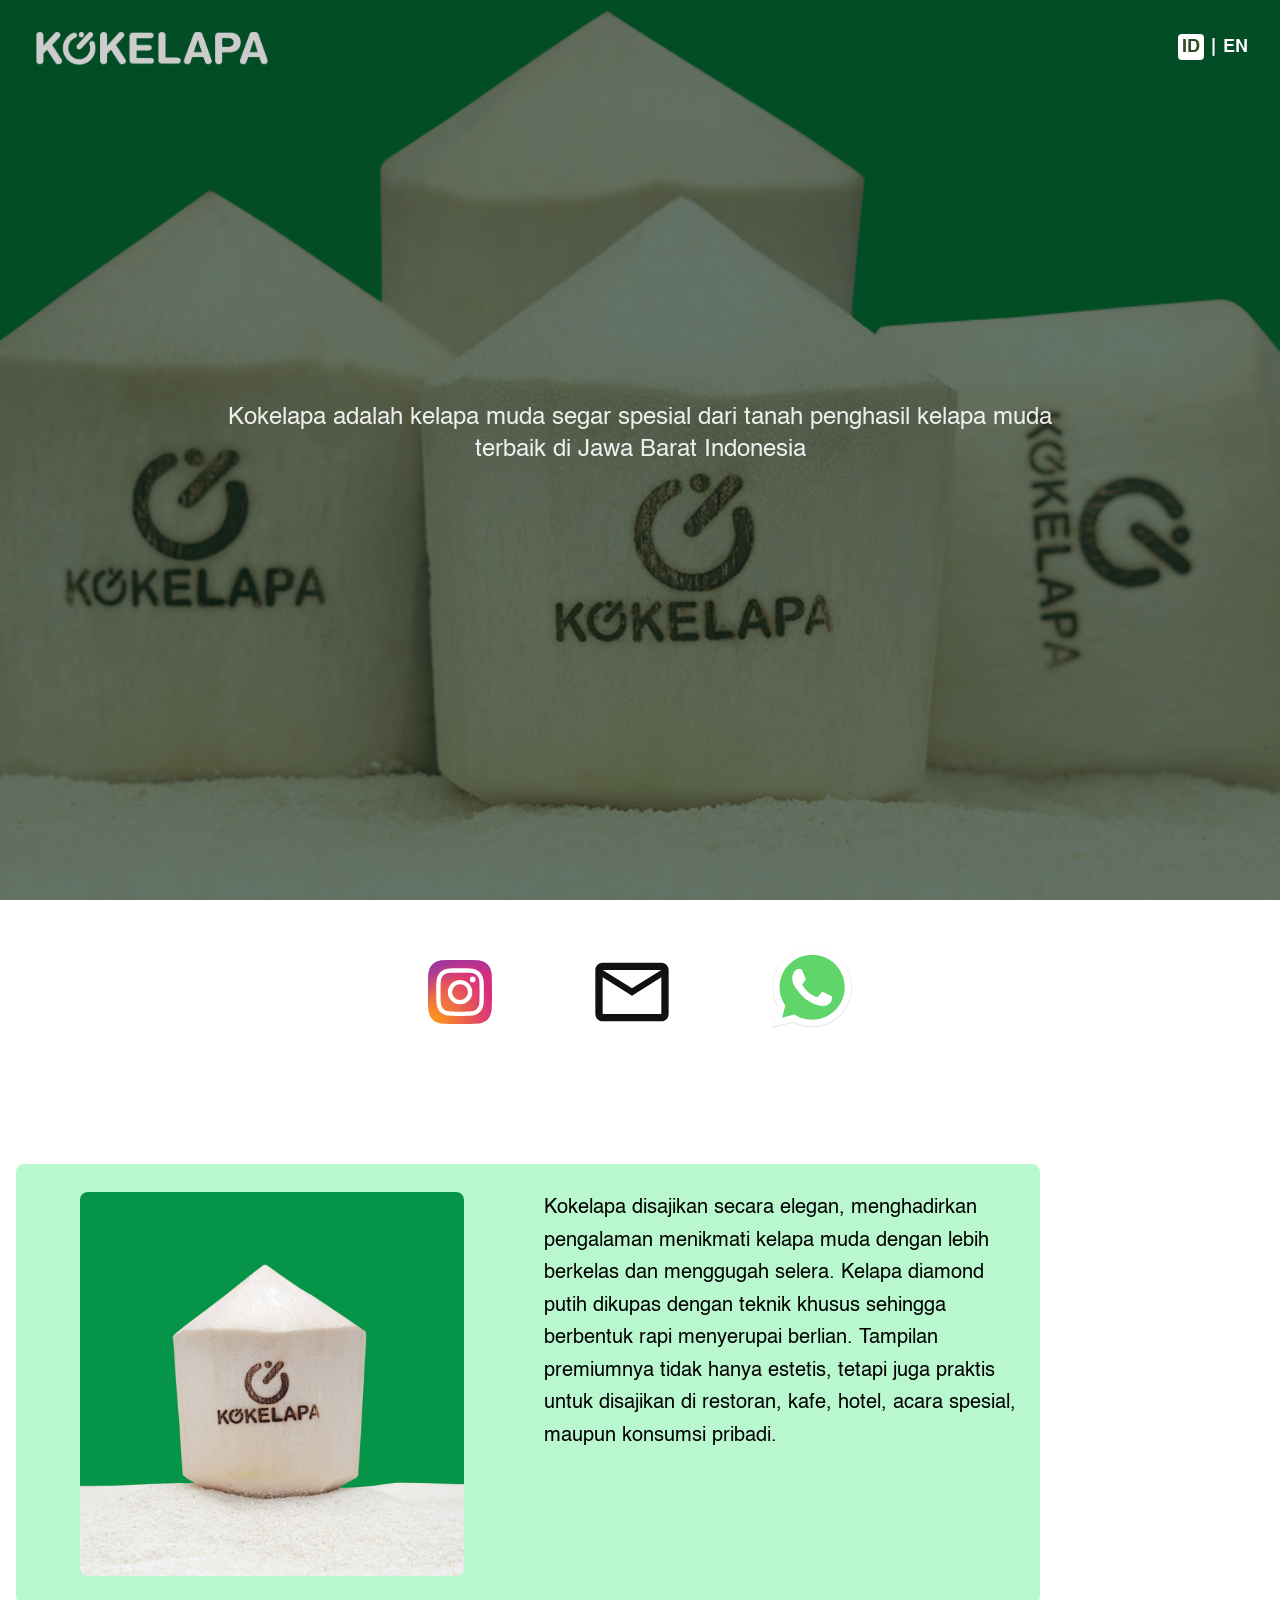
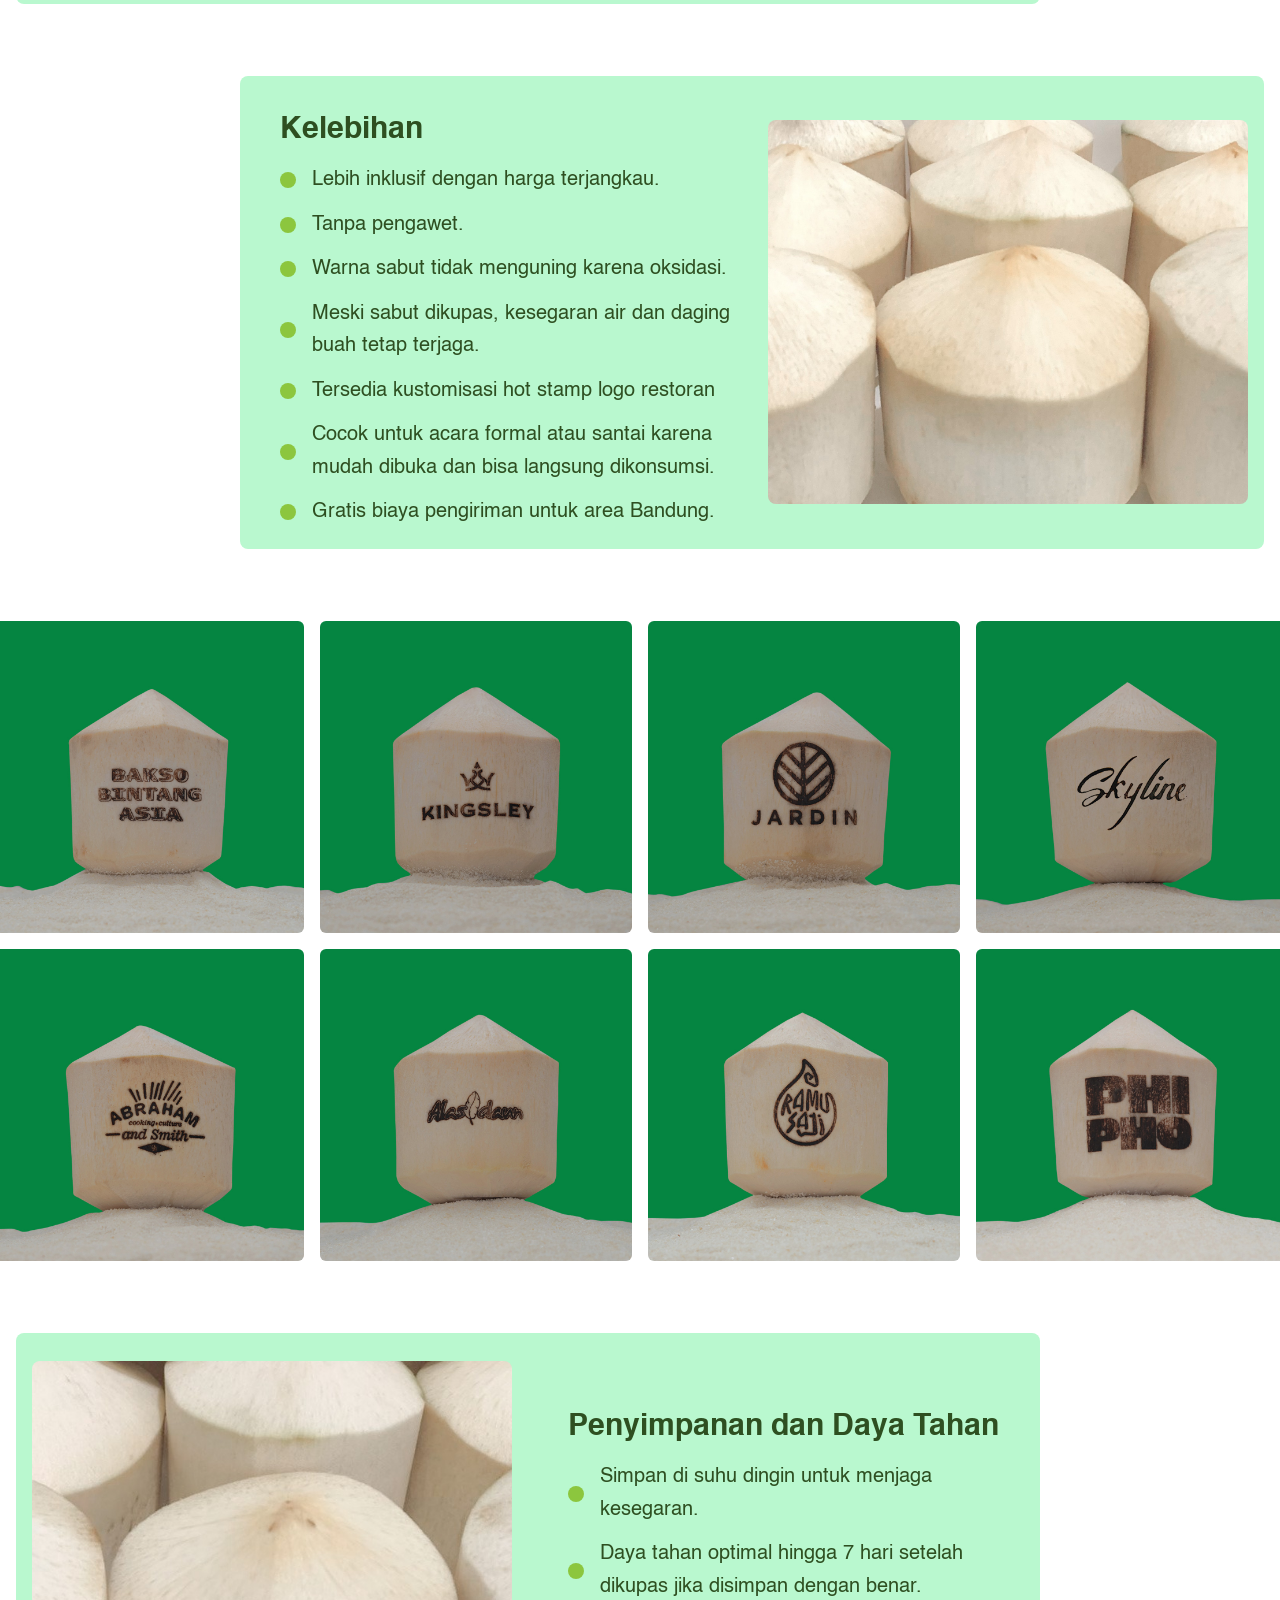
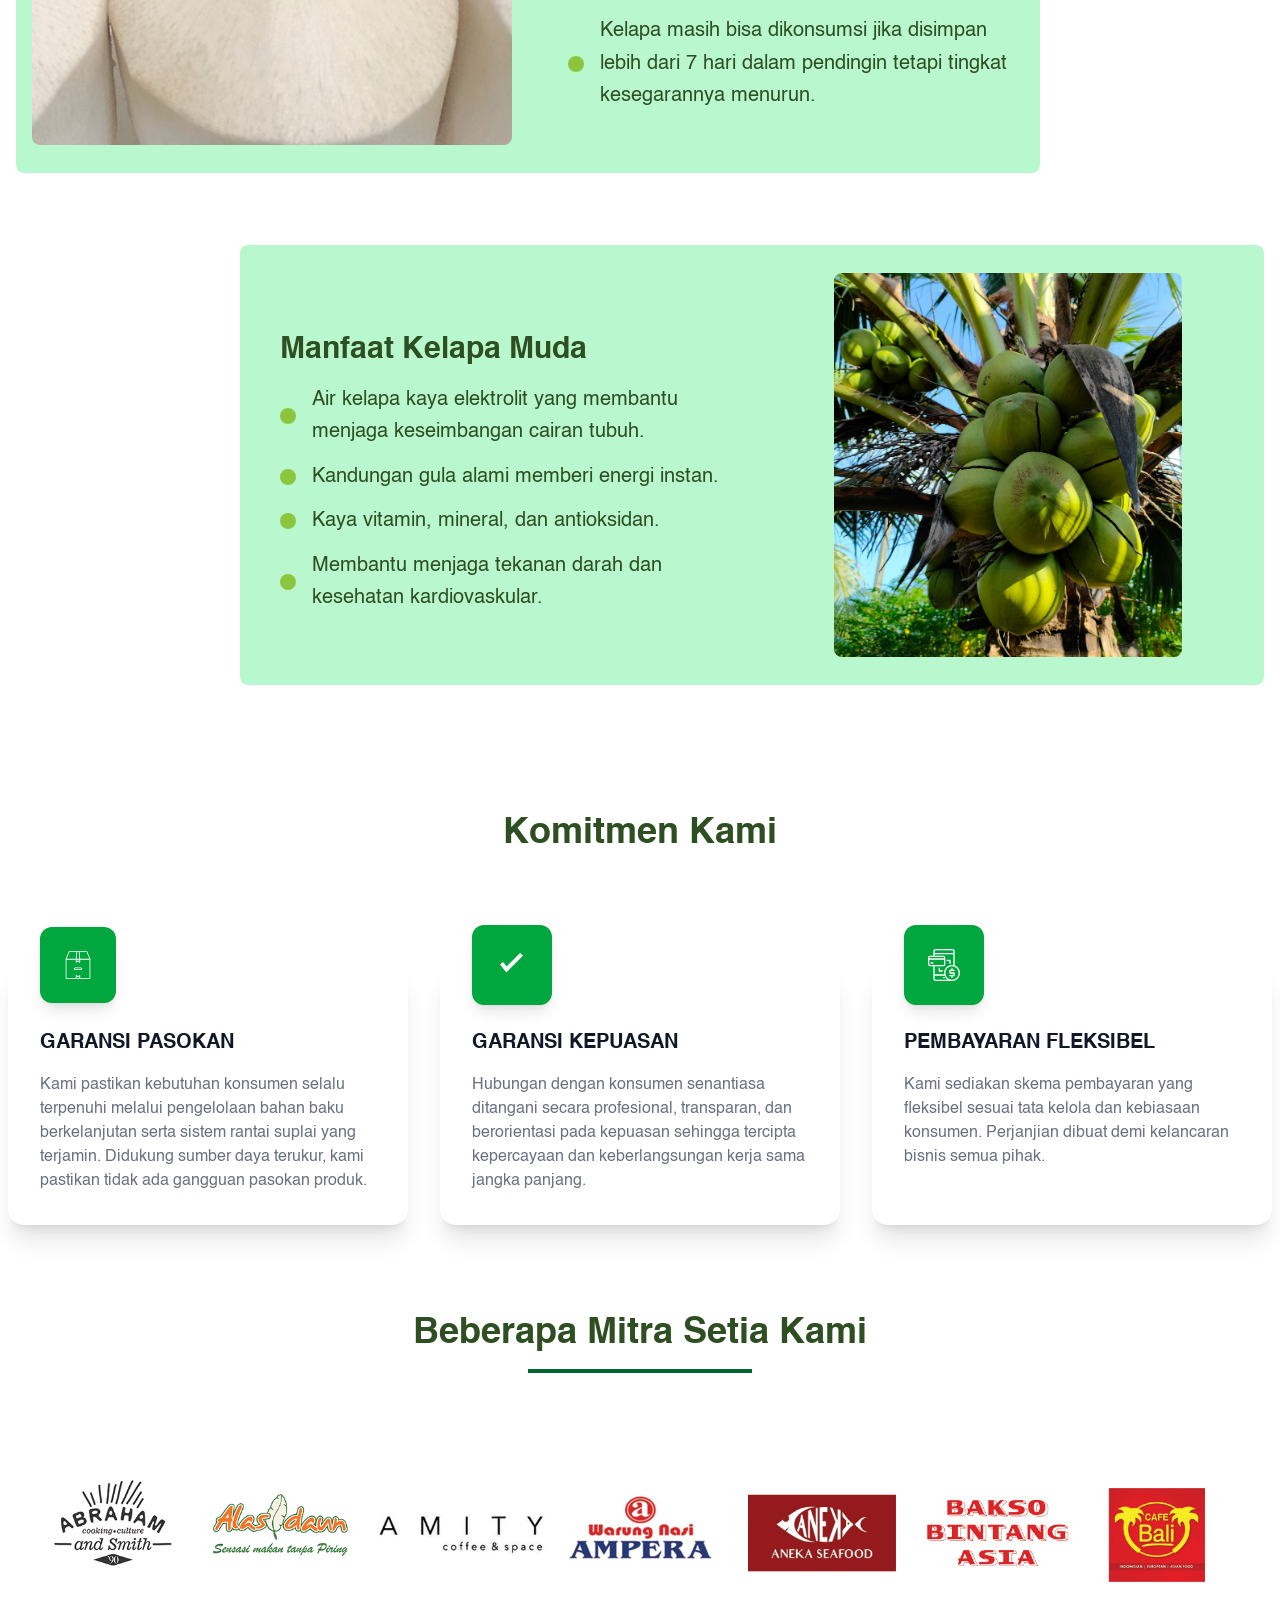
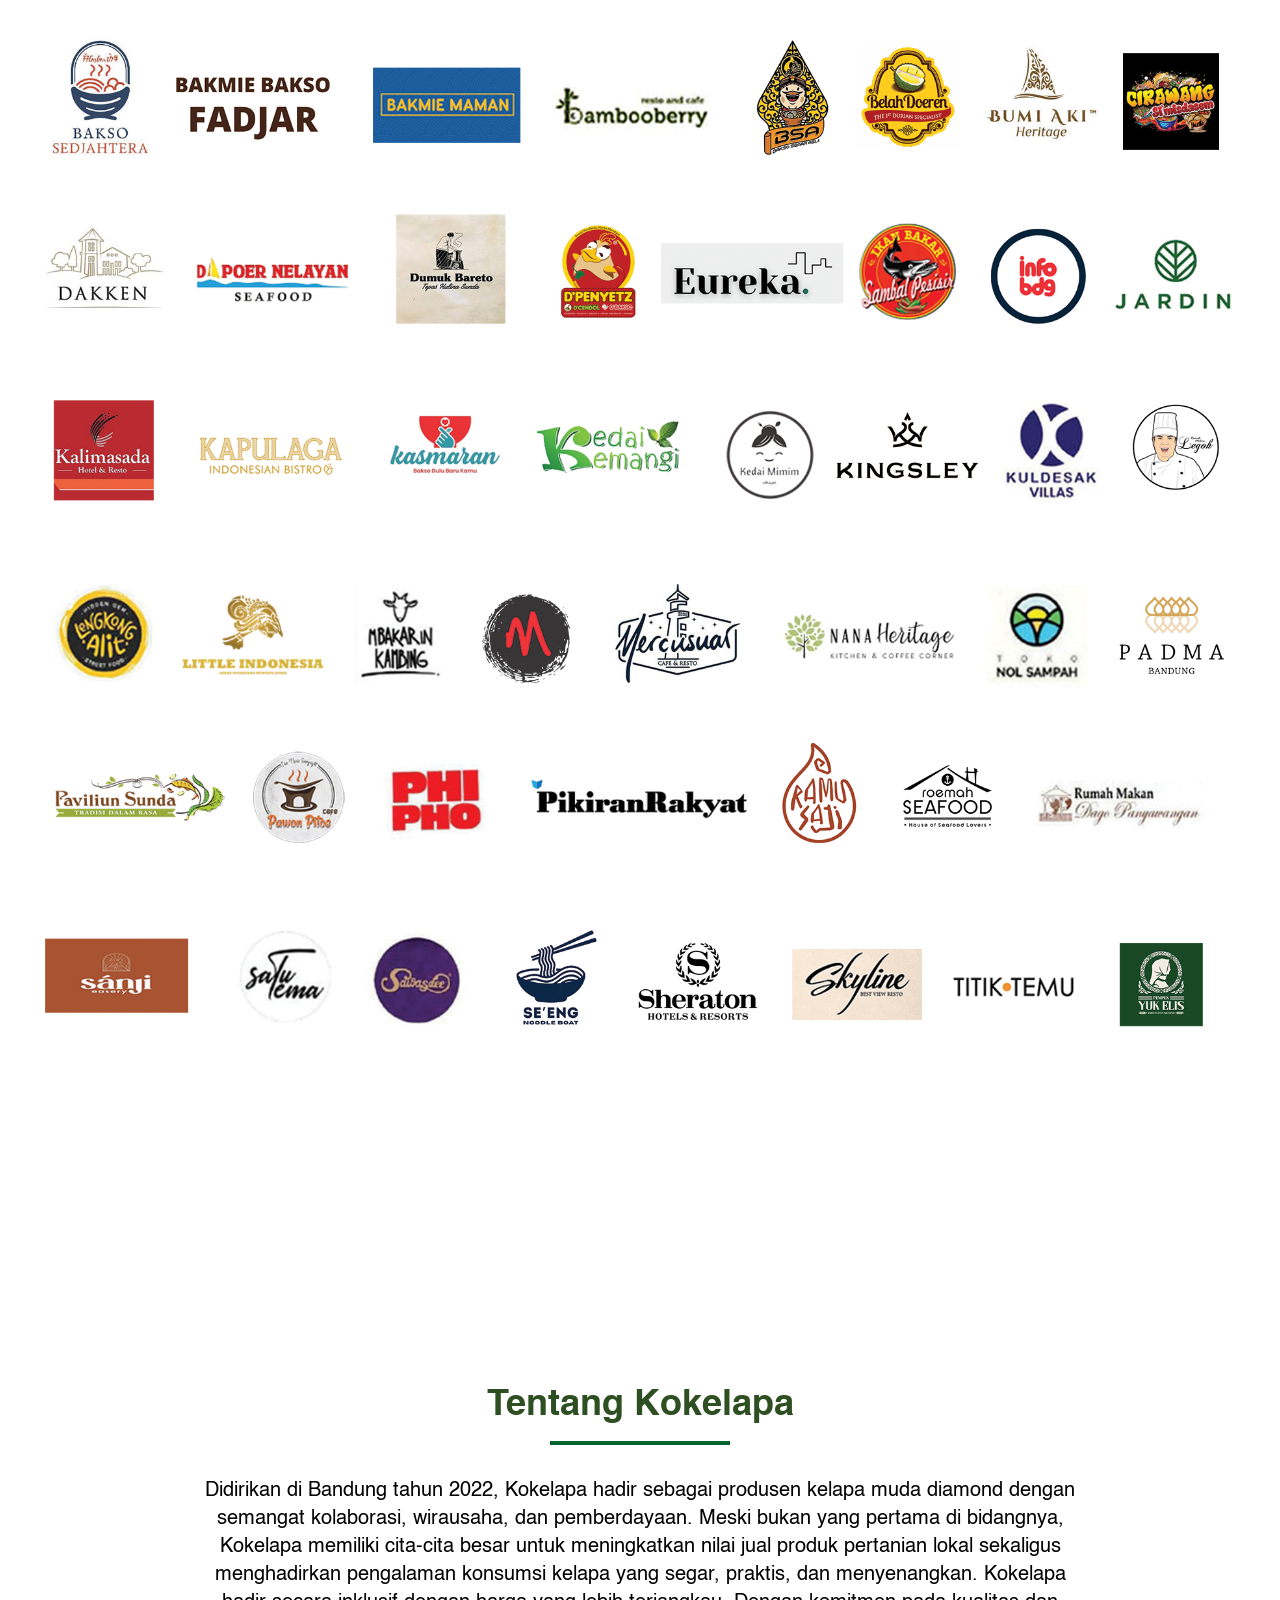
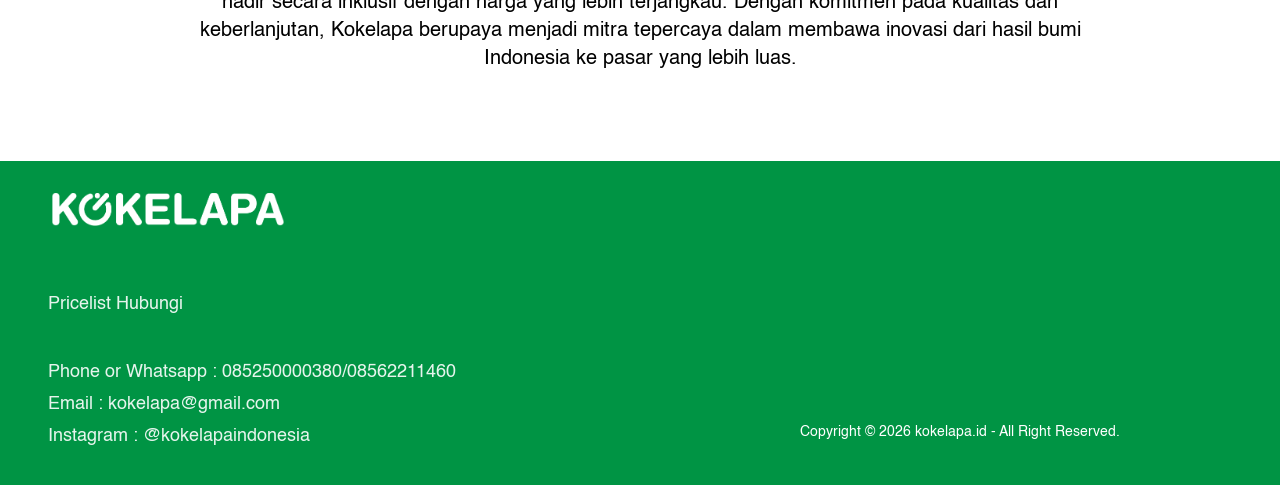
<file: index.html>
<!doctype html>
<html lang="id-ID">
    <head>
    <meta charset="UTF-8"/>
    <meta name="viewport" content="width=device-width, initial-scale=1.0"/>
    <link rel="stylesheet" href="assets/css/style.css" />
    <link href="assets/images/favicon.png" rel="icon" type="image/ico" />
    <meta name="thumbnailUrl" content="assets/images/shareicon.png" itemprop="thumbnailUrl" /> <!-- should update -->
    <link href="assets/images/shareicon.jpg" /> <!-- should update -->
    <meta itemprop="image" content="assets/imags/shareicon.png" /> <!-- should update -->
    <meta property="og:image" content="assets/imags/shareicon.png" /> <!-- should update -->
    <meta name="twitter:image" content="assets/imags/shareicon.png" /> <!-- should update -->
    <title>Kokelapa - Kelapa muda segar spesial dari tanah penghasil kelapa muda terbaik di Jawa Barat</title>
    <meta name="keywords" content="Kusen Aluminium Bandung, Jendela Aluminium Bandung, Pintu Sliding Bandung, harga jendela aluminium, harga pintu aluminium geser, pintu kusen aluminium, harga kusen dan pintu aluminium, harga kusen pintu aluminium, harga pintu geser aluminium, harga pintu sliding aluminium, pintu aluminium kamar mandi, jasa pasang kusen aluminium, harga kusen jendela aluminium, harga pintu kaca aluminium, pintu aluminium kaca, pintu aluminium minimalis, harga pintu aluminium kamar mandi, harga pintu kamar mandi aluminium, jual pintu aluminium, harga kusen aluminium per meter, pintu aluminium geser, harga jendela aluminium per meter, aluminium kusen, harga kusen jendela aluminium per meter, jendela aluminium, jual kusen aluminium, tukang kusen aluminium, harga jendela aluminium per m2, harga pintu dan kusen aluminium, jendela aluminium harga, pintu aluminium harga, pintu jendela aluminium, pintu kaca aluminium, pintu kamar mandi aluminium, harga kusen alumunium, jendela alumunium, kusen almunium, kusen aluminium harga, kusen jendela aluminium, pintu alumunium, harga pintu aluminium, pintu aluminium, jendela upvc conch, harga bahan kusen aluminium per batang, harga kusen aluminium per batang, pintu aluminum, alamat toko kusen aluminium di bandung, harga kusen aluminium di bandung, pintu geser aluminium, pintu lipat aluminium, kusen dan pintu aluminium, pintu sliding aluminium, aluminium bandung, jual jendela aluminium bandung, jasa kusen aluminium, nako aluminium, harga pintu aluminium per m2, desain aluminium, pasang kusen aluminium bandung, harga kusen jendela aluminium bandung, jasa pasang kusen aluminium bandung, pintu kaca aluminium bandung, harga bahan kusen aluminium bandung, harga kusen pintu aluminium bandung, toko kusen aluminium bandung, pintu kamar mandi aluminium bandung, harga pintu geser aluminium bandung, kusen aluminium cimahi, harga pintu aluminium 2 pintu, harga engineering door, kusen aluminium bandung timur, harga kusen pintu aluminium per meter, jual kusen aluminium bekas bandung, toko pintu aluminium terdekat, toko jendela aluminium terdekat, tukang kusen aluminium terdekat, harga pintu aluminium per unit, harga kusen aluminium per meter di bandung, pintu sliding aluminium 1 daun, jual kusen aluminium terdekat, jasa tukang kusen aluminium, harga kusen aluminium bandung 2020, pintu casement, harga 1 set kusen pintu aluminium, harga jendela aluminium sudah jadi, kusen aluminium bekas bandung, kusen pintu aluminium terdekat, toko kusen aluminium terdekat, kusen aluminium terdekat, Pintu aluminium berkualitas, tukang pintu aluminium terdekat, jual pintu aluminium terdekat, jendela aluminium terdekat, pintu sliding alexindo, harga kusen aluminium bandung 2021, harga pintu aluminium 2022, harga kusen aluminium 2022, besi berkualitas tinggi, harga inkalum per meter, Desain kusen aluminium modern, Pemasangan kusen aluminium, Kusen aluminium berkualitas, Kusen aluminium anti rayap" itemprop="keywords"> <!-- should update -->
    <meta property="og:title" content="Kelapa muda segar spesial dari tanah penghasil kelapa muda terbaik di Jawa Barat" />
    <meta name="twitter:title" content="Kelapa muda segar spesial dari tanah penghasil kelapa muda terbaik di Jawa Barat" />
    <meta name="description" content="Kelapa muda segar spesial dari tanah penghasil kelapa muda terbaik di Jawa Barat" itemprop="description">
    <link rel="canonical" href="https://kokelapa.id" />
    <meta name="robots" content="index,follow" />
    <meta name="googlebot-news" content="index,follow" />
    <meta name="googlebot" content="index,follow" />
    <meta name="language" content="id" />
    <meta name="geo.country" content="id" />
    <meta http-equiv="content-language" content="In-Id" />
    <meta name="geo.placename" content="Indonesia" />
    <meta name="theme-color" content="#009444">
    </head>
    <body>
        <!-- Start Headline -->
        <section class="@container">
            <div class="relative @xs:@sm:h-[75vh] @md:@lg:@xl:@2xl:h-screen w-full flex items-center justify-center bg-green-700 overflow-hidden">
                <div class="absolute inset-0 z-0">
                    <img src="assets/images/kokelapa-34.jpg" alt="headline" class="w-full h-full object-cover object-center opacity-80" style="filter: brightness(.8);"/>
                    <div class="absolute inset-0 px-8 py-8 bg-black/20">
                        <img src="assets/images/logo_kokelapa_white.png" alt="headline" class="w-60 object-cover object-center @xs:@sm:hidden @md:@lg:@xl:@2xl:block">
                    </div>
                    <div class="absolute inset-0 right-0 px-8 py-8 bg-black/20">
                        <p class="font-extrabold text-lg object-center object-cover text-right text-white">
                            <a href="" class="bg-white text-greenlantern p-1 rounded-sm font-HelveticaBold" target="_self" aria-label="Bahasa Indonesia">ID</a> | <a href="en/" class="font-HelveticaBold" target="_self" aria-label="Bahasa Inggris">EN</a>
                        </p>
                    </div>
                </div>
                <div class="relative z-10 text-center px-4 max-w-4xl">
                    <h1 class="@3xs:@2xs:@xs:@sm:@xs:@sm:text-base @md:@lg:@xl:@2xl:text-2xl text-white/90 mb-8 font-medium font-Helvetica">Kokelapa adalah kelapa muda segar spesial dari tanah penghasil kelapa muda terbaik di Jawa Barat Indonesia</h1>
                </div>
            </div>
        </section>
        <!-- End Headline -->

        <!-- Start Action Call -->
        <section class="@container">
            <div class="flex items-center justify-center">
                <div class="pb-14 relative"> 
                    <div class="max-w-full mx-auto relative py-12"> 
                        <div class="max-w-xl mx-auto text-center flex @3xs:@2xs:@xs:@sm:gap-10 @md:@lg:@xl:@xl:@2xl:gap-24"> 
                            <a class="flex justify-center items-center" href="https://www.instagram.com/kokelapaindonesia/" aria-label="Instagram Kokelapa" target="_blank">
                                <svg xmlns="http://www.w3.org/2000/svg" class="w-16 h-16" viewBox="0 0 102 102" id="instagram">
                                    <defs>
                                        <radialGradient id="a" cx="6.601" cy="99.766" r="129.502" gradientUnits="userSpaceOnUse">
                                        <stop offset=".09" stop-color="#fa8f21"></stop>
                                        <stop offset=".78" stop-color="#d82d7e"></stop>
                                        </radialGradient>
                                        <radialGradient id="b" cx="70.652" cy="96.49" r="113.963" gradientUnits="userSpaceOnUse">
                                        <stop offset=".64" stop-color="#8c3aaa" stop-opacity="0"></stop>
                                        <stop offset="1" stop-color="#8c3aaa"></stop>
                                        </radialGradient>
                                    </defs>
                                    <path fill="url(#a)" d="M25.865,101.639A34.341,34.341,0,0,1,14.312,99.5a19.329,19.329,0,0,1-7.154-4.653A19.181,19.181,0,0,1,2.5,87.694,34.341,34.341,0,0,1,.364,76.142C.061,69.584,0,67.617,0,51s.067-18.577.361-25.14A34.534,34.534,0,0,1,2.5,14.312,19.4,19.4,0,0,1,7.154,7.154,19.206,19.206,0,0,1,14.309,2.5,34.341,34.341,0,0,1,25.862.361C32.422.061,34.392,0,51,0s18.577.067,25.14.361A34.534,34.534,0,0,1,87.691,2.5a19.254,19.254,0,0,1,7.154,4.653A19.267,19.267,0,0,1,99.5,14.309a34.341,34.341,0,0,1,2.14,11.553c.3,6.563.361,8.528.361,25.14s-.061,18.577-.361,25.14A34.5,34.5,0,0,1,99.5,87.694,20.6,20.6,0,0,1,87.691,99.5a34.342,34.342,0,0,1-11.553,2.14c-6.557.3-8.528.361-25.14.361s-18.577-.058-25.134-.361"></path>
                                    <path fill="url(#b)" d="M25.865,101.639A34.341,34.341,0,0,1,14.312,99.5a19.329,19.329,0,0,1-7.154-4.653A19.181,19.181,0,0,1,2.5,87.694,34.341,34.341,0,0,1,.364,76.142C.061,69.584,0,67.617,0,51s.067-18.577.361-25.14A34.534,34.534,0,0,1,2.5,14.312,19.4,19.4,0,0,1,7.154,7.154,19.206,19.206,0,0,1,14.309,2.5,34.341,34.341,0,0,1,25.862.361C32.422.061,34.392,0,51,0s18.577.067,25.14.361A34.534,34.534,0,0,1,87.691,2.5a19.254,19.254,0,0,1,7.154,4.653A19.267,19.267,0,0,1,99.5,14.309a34.341,34.341,0,0,1,2.14,11.553c.3,6.563.361,8.528.361,25.14s-.061,18.577-.361,25.14A34.5,34.5,0,0,1,99.5,87.694,20.6,20.6,0,0,1,87.691,99.5a34.342,34.342,0,0,1-11.553,2.14c-6.557.3-8.528.361-25.14.361s-18.577-.058-25.134-.361"></path>
                                    <path fill="#fff" d="M461.114,477.413a12.631,12.631,0,1,1,12.629,12.632,12.631,12.631,0,0,1-12.629-12.632m-6.829,0a19.458,19.458,0,1,0,19.458-19.458,19.457,19.457,0,0,0-19.458,19.458m35.139-20.229a4.547,4.547,0,1,0,4.549-4.545h0a4.549,4.549,0,0,0-4.547,4.545m-30.99,51.074a20.943,20.943,0,0,1-7.037-1.3,12.547,12.547,0,0,1-7.193-7.19,20.923,20.923,0,0,1-1.3-7.037c-.184-3.994-.22-5.194-.22-15.313s.04-11.316.22-15.314a21.082,21.082,0,0,1,1.3-7.037,12.54,12.54,0,0,1,7.193-7.193,20.924,20.924,0,0,1,7.037-1.3c3.994-.184,5.194-.22,15.309-.22s11.316.039,15.314.221a21.082,21.082,0,0,1,7.037,1.3,12.541,12.541,0,0,1,7.193,7.193,20.926,20.926,0,0,1,1.3,7.037c.184,4,.22,5.194.22,15.314s-.037,11.316-.22,15.314a21.023,21.023,0,0,1-1.3,7.037,12.547,12.547,0,0,1-7.193,7.19,20.925,20.925,0,0,1-7.037,1.3c-3.994.184-5.194.22-15.314.22s-11.316-.037-15.309-.22m-.314-68.509a27.786,27.786,0,0,0-9.2,1.76,19.373,19.373,0,0,0-11.083,11.083,27.794,27.794,0,0,0-1.76,9.2c-.187,4.04-.229,5.332-.229,15.623s.043,11.582.229,15.623a27.793,27.793,0,0,0,1.76,9.2,19.374,19.374,0,0,0,11.083,11.083,27.813,27.813,0,0,0,9.2,1.76c4.042.184,5.332.229,15.623.229s11.582-.043,15.623-.229a27.8,27.8,0,0,0,9.2-1.76,19.374,19.374,0,0,0,11.083-11.083,27.716,27.716,0,0,0,1.76-9.2c.184-4.043.226-5.332.226-15.623s-.043-11.582-.226-15.623a27.786,27.786,0,0,0-1.76-9.2,19.379,19.379,0,0,0-11.08-11.083,27.748,27.748,0,0,0-9.2-1.76c-4.041-.185-5.332-.229-15.621-.229s-11.583.043-15.626.229" transform="translate(-422.637 -426.196)"></path>
                                </svg>
                            </a>
                            <a class="flex justify-center items-center" href="mailto:kokelapa@gmail.com" aria-label="Email Kokelapa" target="_blank">
                                <svg xmlns="http://www.w3.org/2000/svg" class="w-22 h-22" viewBox="0 0 24 24" id="email">
                                    <path fill="none" d="M0 0h24v24H0V0z"></path>
                                    <path fill="#111" d="M22 6c0-1.1-.9-2-2-2H4c-1.1 0-2 .9-2 2v12c0 1.1.9 2 2 2h16c1.1 0 2-.9 2-2V6zm-2 0l-8 5-8-5h16zm0 12H4V8l8 5 8-5v10z"></path>
                                </svg>
                            </a>
                            <a href="https://api.whatsapp.com/send/?phone=6285250000380&text=Halo+kokelapa&type=phone_number&app_absent=0" target="_blank" aria-label="Whatsapp Kokelapa">
                                <svg xmlns="http://www.w3.org/2000/svg" class="w-20 h-20" viewBox="0 0 1219.547 1225.016" id="whatsapp">
                                    <path fill="#E0E0E0" d="M1041.858 178.02C927.206 63.289 774.753.07 612.325 0 277.617 0 5.232 272.298 5.098 606.991c-.039 106.986 27.915 211.42 81.048 303.476L0 1225.016l321.898-84.406c88.689 48.368 188.547 73.855 290.166 73.896h.258.003c334.654 0 607.08-272.346 607.222-607.023.056-162.208-63.052-314.724-177.689-429.463zm-429.533 933.963h-.197c-90.578-.048-179.402-24.366-256.878-70.339l-18.438-10.93-191.021 50.083 51-186.176-12.013-19.087c-50.525-80.336-77.198-173.175-77.16-268.504.111-278.186 226.507-504.503 504.898-504.503 134.812.056 261.519 52.604 356.814 147.965 95.289 95.36 147.728 222.128 147.688 356.948-.118 278.195-226.522 504.543-504.693 504.543z"></path>
                                    <linearGradient id="a" x1="609.77" x2="609.77" y1="1190.114" y2="21.084" gradientUnits="userSpaceOnUse">
                                        <stop offset="0" stop-color="#20b038"></stop>
                                        <stop offset="1" stop-color="#60d66a"></stop>
                                    </linearGradient>
                                    <path fill="#60D66A" d="M27.875 1190.114l82.211-300.18c-50.719-87.852-77.391-187.523-77.359-289.602.133-319.398 260.078-579.25 579.469-579.25 155.016.07 300.508 60.398 409.898 169.891 109.414 109.492 169.633 255.031 169.57 409.812-.133 319.406-260.094 579.281-579.445 579.281-.023 0 .016 0 0 0h-.258c-96.977-.031-192.266-24.375-276.898-70.5l-307.188 80.548z"></path>
                                    <path fill="#FFF" fill-rule="evenodd" d="M462.273 349.294c-11.234-24.977-23.062-25.477-33.75-25.914-8.742-.375-18.75-.352-28.742-.352-10 0-26.25 3.758-39.992 18.766-13.75 15.008-52.5 51.289-52.5 125.078 0 73.797 53.75 145.102 61.242 155.117 7.5 10 103.758 166.266 256.203 226.383 126.695 49.961 152.477 40.023 179.977 37.523s88.734-36.273 101.234-71.297c12.5-35.016 12.5-65.031 8.75-71.305-3.75-6.25-13.75-10-28.75-17.5s-88.734-43.789-102.484-48.789-23.75-7.5-33.75 7.516c-10 15-38.727 48.773-47.477 58.773-8.75 10.023-17.5 11.273-32.5 3.773-15-7.523-63.305-23.344-120.609-74.438-44.586-39.75-74.688-88.844-83.438-103.859-8.75-15-.938-23.125 6.586-30.602 6.734-6.719 15-17.508 22.5-26.266 7.484-8.758 9.984-15.008 14.984-25.008 5-10.016 2.5-18.773-1.25-26.273s-32.898-81.67-46.234-111.326z" clip-rule="evenodd"></path>
                                    <path fill="#FFF" d="M1036.898 176.091C923.562 62.677 772.859.185 612.297.114 281.43.114 12.172 269.286 12.039 600.137 12 705.896 39.633 809.13 92.156 900.13L7 1211.067l318.203-83.438c87.672 47.812 186.383 73.008 286.836 73.047h.255.003c330.812 0 600.109-269.219 600.25-600.055.055-160.343-62.328-311.108-175.649-424.53zm-424.601 923.242h-.195c-89.539-.047-177.344-24.086-253.93-69.531l-18.227-10.805-188.828 49.508 50.414-184.039-11.875-18.867c-49.945-79.414-76.312-171.188-76.273-265.422.109-274.992 223.906-498.711 499.102-498.711 133.266.055 258.516 52 352.719 146.266 94.195 94.266 146.031 219.578 145.992 352.852-.118 274.999-223.923 498.749-498.899 498.749z"></path>
                                </svg>
                            </a>
                        </div>                     
                    </div>
                </div>
            </div>
        </section>
        <!-- End Action Call -->

        <!-- Start First Section -->
        <section class="@container my-6 flex justify-start items-center @xs:@sm:justify-center">
            <div class="bg-green-200 rounded-lg py-3 @md:@lg:@xl:@xl:@2xl:mx-4 @md:@lg:@xl:@2xl:w-4/5 @3xs:@2xs:@xs:@sm:mx-2 @3xs:@2xs:@xs:@sm:w-auto">
                <div class="grid grid-cols-4">
                    <div class="@xs:@sm:col-span-4 @md:@lg:@xl:@2xl:col-span-2 @xs:@sm:mx-4 @md:@lg:@xl:@2xl:mx-4 @xs:@sm:my-5 @md:@lg:@xl:@2xl:my-4 flex items-center justify-center"> 
                        <img src="assets/images/kokelapa-33.jpg" alt="kokelapa image" class="w-auto h-96 rounded-lg object-cover object-center"/>
                    </div>
                    <div class="@xs:@sm:col-span-4 @md:@lg:@xl:@2xl:col-span-2 @xs:@sm:mx-4 @md:@lg:@xl:@2xl:mx-4 @xs:@sm:my-2 @md:@lg:@xl:@2xl:my-4"> 
                        <div class="relative">
                            <p class="@xs:@sm:text-base @md:@lg:@xl:@2xl:text-xl font-normal @xs:@sm:text-center @md:@lg:@xl:@2xl:text-left text-black leading-relaxed font-Helvetica">Kokelapa disajikan secara elegan, menghadirkan pengalaman menikmati kelapa muda dengan lebih berkelas dan menggugah selera. Kelapa diamond putih dikupas dengan teknik khusus sehingga berbentuk rapi menyerupai berlian. Tampilan premiumnya tidak hanya estetis, tetapi juga praktis untuk disajikan di restoran, kafe, hotel, acara spesial, maupun konsumsi pribadi.</p>
                        </div>           
                    </div>
                </div>
            </div>
        </section>
        <!-- End First Section -->

        <!-- Start Second Section -->
        <section class="@container my-6 flex justify-end items-center @xs:@sm:justify-center mt-18">
            <div class="bg-green-200 rounded-lg py-3 @md:@lg:@xl:@xl:@2xl:mx-4 right-0 @md:@lg:@xl:@2xl:w-4/5 @xs:@sm:mx-2 @xs:@sm:w-auto @xs:@sm:justify-center @md:@lg:@xl:@2xl:justify-end-safe">
                <div class="grid grid-cols-4">
                    <div class="@xs:@sm:col-span-4 @md:@lg:@xl:@2xl:col-span-2 @xs:@sm:mx-4 @md:@lg:@xl:@2xl:ml-10 @xs:@sm:my-2 @md:@lg:@xl:@2xl:my-2 flex items-center justify-center"> 
                        <div class="relative">
                            <h2 class="@xs:@sm:text-3xl @md:@lg:@xl:@2xl:text-3xl @xs:@sm:my-4 font-extrabold @xs:@sm:text-center @md:@lg:@xl:@2xl:text-left text-greenlantern font-HelveticaBold">Kelebihan</h2>
                            <ul class="flex flex-col gap-3">
                                <li class="flex items-center gap-4">
                                    <span class="w-4 h-4 min-w-4 rounded-full bg-greenlime"></span>
                                    <p class="text-greenlantern text-lg md:text-xl font-medium leading-relaxed font-Helvetica">Lebih inklusif dengan harga terjangkau.</p>
                                </li>

                                <li class="flex items-center gap-4">
                                    <span class="w-4 h-4 min-w-4 rounded-full bg-greenlime"></span>
                                    <p class="text-greenlantern text-lg md:text-xl font-medium leading-relaxed font-Helvetica">Tanpa pengawet.</p>
                                </li>

                                <li class="flex items-center gap-4">
                                    <span class="w-4 h-4 min-w-4 rounded-full bg-greenlime"></span>
                                    <p class="text-greenlantern text-lg md:text-xl font-medium leading-relaxed font-Helvetica">Warna sabut tidak menguning karena oksidasi.</p>
                                </li>

                                <li class="flex items-center gap-4">
                                    <span class="w-4 h-4 min-w-4 rounded-full bg-greenlime"></span>
                                    <p class="text-greenlantern text-lg md:text-xl font-medium leading-relaxed font-Helvetica">Meski sabut dikupas, kesegaran air dan daging buah tetap terjaga.</p>
                                </li>

                                <li class="flex items-center gap-4">
                                    <span class="w-4 h-4 min-w-4 rounded-full bg-greenlime"></span>
                                    <p class="text-greenlantern text-lg md:text-xl font-medium leading-relaxed font-Helvetica">Tersedia kustomisasi hot stamp logo restoran</p>
                                </li>

                                <li class="flex items-center gap-4">
                                    <span class="w-4 h-4 min-w-4 rounded-full bg-greenlime"></span>
                                    <p class="text-greenlantern text-lg md:text-xl font-medium leading-relaxed font-Helvetica">Cocok untuk acara formal atau santai karena mudah dibuka dan bisa langsung dikonsumsi.</p>
                                </li>

                                <li class="flex items-center gap-4">
                                    <span class="w-4 h-4 min-w-4 rounded-full bg-greenlime"></span>
                                    <p class="text-greenlantern text-lg md:text-xl font-medium leading-relaxed font-Helvetica">Gratis biaya pengiriman untuk area Bandung.</p>
                                </li>
                            </ul>
                        </div>           
                    </div>
                    <div class="@xs:@sm:col-span-4 @3xs:@2xs:@xs:@sm:order-first @md:@lg:@xl:@2xl:order-last @md:@lg:@xl:@2xl:col-span-2 @xs:@sm:mx-4 @md:@lg:@xl:@2xl:mx-4 @xs:@sm:my-5 @md:@lg:@xl:@2xl:my-4 flex items-center justify-center"> 
                        <img src="assets/images/kelapa-utuh-1.jpeg" alt="kokelapa image" class="w-auto h-96 rounded-lg object-cover object-center"/>
                    </div>
                </div>
            </div>
        </section>
        <!-- End Second Section -->

        <!-- Start Carousel Section -->
        <section class="@container max-w-7xl mx-auto relative mt-18">
            <div class="grid grid-cols-4 gap-4 @3xs:@2xs:@xs:@sm:mx-4">
                <div class="col-span-4 flex justify-center @3xs:@2xs:@xs:@sm:gap-1 @md:@lg:@xl:@2xl:gap-4">
                    <img class="rounded-md @3xs:@2xs:@xs:@sm:w-1/4 @md:@lg:@xl:@2xl:w-1/4 brightness-90" alt="Kokelapa Bakso Bintang Asia" src="assets/images/kokelapa-39.jpg">
                    <img class="rounded-md @3xs:@2xs:@xs:@sm:w-1/4 @md:@lg:@xl:@2xl:w-1/4 brightness-90" alt="Kokalapa Kingsley" src="assets/images/kokelapa-40.jpg">
                    <img class="rounded-md @3xs:@2xs:@xs:@sm:w-1/4 @md:@lg:@xl:@2xl:w-1/4 brightness-90" alt="Kokalapa Jardin" src="assets/images/kokelapa-41.jpg">
                    <img class="rounded-md @3xs:@2xs:@xs:@sm:w-1/4 @md:@lg:@xl:@2xl:w-1/4 brightness-90" alt="Kokalapa Skyline" src="assets/images/kokelapa-42.jpg">
                </div>
                <div class="col-span-4 flex justify-center @3xs:@2xs:@xs:@sm:gap-1 @md:@lg:@xl:@2xl:gap-4">
                    <img class="rounded-md @3xs:@2xs:@xs:@sm:w-1/4 @md:@lg:@xl:@2xl:w-1/4 brightness-90" alt="Kokalapa Abraham and Smith" src="assets/images/kokelapa-43.jpg">
                    <img class="rounded-md @3xs:@2xs:@xs:@sm:w-1/4 @md:@lg:@xl:@2xl:w-1/4 brightness-90" alt="Kokalapa Alas Daun" src="assets/images/kokelapa-44.jpg">
                    <img class="rounded-md @3xs:@2xs:@xs:@sm:w-1/4 @md:@lg:@xl:@2xl:w-1/4 brightness-90" alt="Kokalapa Ramu Saji" src="assets/images/kokelapa-45.jpg">
                    <img class="rounded-md @3xs:@2xs:@xs:@sm:w-1/4 @md:@lg:@xl:@2xl:w-1/4 brightness-90" alt="Kokalapa Phi Pho" src="assets/images/kokelapa-46.jpg">
                </div>
            </div>
        </section>         
        <!-- End Carousel Section -->

        <!-- Start Third Section -->
        <section class="@container my-6 flex justify-start items-center @xs:@sm:justify-center mt-18">
            <div class="bg-green-200 rounded-lg py-3 @md:@lg:@xl:@xl:@2xl:mx-4 right-0 @md:@lg:@xl:@2xl:w-4/5 @xs:@sm:mx-2 @xs:@sm:w-auto @xs:@sm:justify-center @md:@lg:@xl:@2xl:justify-end-safe">
                <div class="grid grid-cols-4">
                    <div class="@xs:@sm:col-span-4 @md:@lg:@xl:@2xl:col-span-2 @xs:@sm:mx-4 @md:@lg:@xl:@2xl:mx-4 @xs:@sm:my-5 @md:@lg:@xl:@2xl:my-4 flex items-center justify-center"> 
                        <img src="assets/images/kelapa-utuh-2.jpeg" alt="kokelapa image" class="w-auto h-96 rounded-lg object-cover object-center"/>
                    </div>
                    <div class="@xs:@sm:col-span-4 @md:@lg:@xl:@2xl:col-span-2 @xs:@sm:mx-4 @md:@lg:@xl:@2xl:ml-10 @xs:@sm:my-2 @md:@lg:@xl:@2xl:my-2 flex items-center justify-center"> 
                        <div class="relative">
                            <h2 class="@xs:@sm:text-2xl @md:@lg:@xl:@2xl:text-3xl @xs:@sm:my-4 font-extrabold @xs:@sm:text-center @md:@lg:@xl:@2xl:text-left text-greenlantern font-HelveticaBold">Penyimpanan dan Daya Tahan</h2>
                            <ul class="flex flex-col gap-3">
                                <li class="flex items-center gap-4">
                                    <span class="w-4 h-4 min-w-4 rounded-full bg-greenlime"></span>
                                    <p class="text-greenlantern text-base md:text-xl font-medium leading-relaxed font-Helvetica">Simpan di suhu dingin untuk menjaga kesegaran.</p>
                                </li>

                                <li class="flex items-center gap-4">
                                    <span class="w-4 h-4 min-w-4 rounded-full bg-greenlime"></span>
                                    <p class="text-greenlantern text-base md:text-xl font-medium leading-relaxed font-Helvetica">Daya tahan optimal hingga 7 hari setelah dikupas jika disimpan dengan benar.</p>
                                </li>

                                <li class="flex items-center gap-4">
                                    <span class="w-4 h-4 min-w-4 rounded-full bg-greenlime"></span>
                                    <p class="text-greenlantern text-base md:text-xl font-medium leading-relaxed font-Helvetica">Kelapa masih bisa dikonsumsi jika disimpan lebih dari 7 hari dalam pendingin tetapi tingkat kesegarannya menurun.</p>
                                </li>
                            </ul>
                        </div>           
                    </div>
                </div>
            </div>
        </section>
        <!-- End Third Section -->

        <!-- Start Fourth Section -->
        <section class="@container my-6 flex justify-end items-center @xs:@sm:justify-center mt-18">
            <div class="bg-green-200 rounded-lg py-3 @md:@lg:@xl:@xl:@2xl:mx-4 right-0 @md:@lg:@xl:@2xl:w-4/5 @xs:@sm:mx-2 @xs:@sm:w-auto @xs:@sm:justify-center @md:@lg:@xl:@2xl:justify-end-safe">
                <div class="grid grid-cols-4">
                    <div class="@xs:@sm:col-span-4 @md:@lg:@xl:@2xl:col-span-2 @xs:@sm:mx-4 @md:@lg:@xl:@2xl:ml-10 @xs:@sm:my-2 @md:@lg:@xl:@2xl:my-2 flex items-center justify-center"> 
                        <div class="relative">
                            <h2 class="@xs:@sm:text-2xl @md:@lg:@xl:@2xl:text-3xl @xs:@sm:my-4 font-extrabold @xs:@sm:text-center @md:@lg:@xl:@2xl:text-left text-greenlantern font-HelveticaBold">Manfaat Kelapa Muda</h2>
                            <ul class="flex flex-col gap-3">
                                <li class="flex items-center gap-4">
                                    <span class="w-4 h-4 min-w-4 rounded-full bg-greenlime"></span>
                                    <p class="text-greenlantern text-base md:text-xl font-medium leading-relaxed font-Helvetica">Air kelapa kaya elektrolit yang membantu menjaga keseimbangan cairan tubuh.</p>
                                </li>

                                <li class="flex items-center gap-4">
                                    <span class="w-4 h-4 min-w-4 rounded-full bg-greenlime"></span>
                                    <p class="text-greenlantern text-base md:text-xl font-medium leading-relaxed font-Helvetica">Kandungan gula alami memberi energi instan.</p>
                                </li>

                                <li class="flex items-center gap-4">
                                    <span class="w-4 h-4 min-w-4 rounded-full bg-greenlime"></span>
                                    <p class="text-greenlantern text-base md:text-xl font-medium leading-relaxed font-Helvetica">Kaya vitamin, mineral, dan antioksidan.</p>
                                </li>

                                <li class="flex items-center gap-4">
                                    <span class="w-4 h-4 min-w-4 rounded-full bg-greenlime"></span>
                                    <p class="text-greenlantern text-base md:text-xl font-medium leading-relaxed font-Helvetica">Membantu menjaga tekanan darah dan kesehatan kardiovaskular.</p>
                                </li>
                            </ul>
                        </div>           
                    </div>
                    <div class="@xs:@sm:col-span-4 @3xs:@2xs:@xs:@sm:order-first @md:@lg:@xl:@2xl:order-last @md:@lg:@xl:@2xl:col-span-2 @xs:@sm:mx-4 @md:@lg:@xl:@2xl:mx-4 @xs:@sm:my-5 @md:@lg:@xl:@2xl:my-4 flex items-center justify-center"> 
                        <img src="assets/images/kelapa-utuh-3.jpg" alt="kokelapa image" class="w-auto h-96 rounded-lg object-cover object-center"/>
                    </div>
                </div>
            </div>
        </section>
        <!-- End Fourth Section -->

        <!-- Start Why Choise Us Section -->
        <section class="@container max-w-7xl mx-auto relative mt-18"> 
            <div class="pb-14 relative"> 
                <div class="max-w-full mx-auto px-4 @3xs:@2xs:@xs:@sm:py-6 @md:@lg:@xl:@xl:@2xl:py-14 relative"> 
                    <div class="max-w-4xl mx-auto text-center flex justify-center items-center"> 
                        <h2 class="text-3xl font-extrabold text-greenlantern sm:text-4xl font-HelveticaBold">Komitmen Kami</h2><br/>
                    </div>                     
                </div>                 
            </div>
            <div class="grid grid-cols-1 gap-y-20 lg:grid-cols-3 lg:gap-y-0 lg:gap-x-8 @3xs:@2xs:@xs:@sm:mx-2"> 
                <div class="flex flex-col bg-white rounded-2xl shadow-xl"> 
                    <div class="flex-1 relative pt-16 px-6 pb-8 md:px-8"> 
                        <div class="-translate-y-1/2 absolute bg-green-600 inline-block p-5 rounded-xl shadow-lg top-0 transform"> 
                            <svg class="h-9 w-9" data-name="Layer 3" xmlns="http://www.w3.org/2000/svg" viewBox="0 0 128 128">
                                <path fill="#fff" d="M21.555 113.051h84.889a1.446 1.446 0 0 0 1.446-1.446V43.47a1.435 1.435 0 0 0-.13-.593L96.936 15.958a1.446 1.446 0 0 0-1.378-1.008H32.442a1.442 1.442 0 0 0-1.338.906L20.258 42.832c-.008.016-.011.034-.018.051l-.026.073a1.426 1.426 0 0 0-.1.514v68.13a1.446 1.446 0 0 0 1.441 1.451zm37.5-2.892v-6.417l.437.339 3.623 2.812a1.442 1.442 0 0 0 1.786-.018l3.6-2.793.437-.339v6.417zm45.94 0H71.833v-9.364a1.441 1.441 0 0 0-2.323-1.141l-2.769 2.146L64 103.927l-2.742-2.127-2.673-2.074a1.446 1.446 0 0 0-2.419 1.07v9.364H23V44.915h33.167v9.363a1.446 1.446 0 0 0 2.419 1.07l2.673-2.074L64 51.147l2.741 2.128 2.765 2.145a1.441 1.441 0 0 0 2.323-1.141v-9.364H105zM59.059 44.915h9.882v6.417l-.437-.339-3.6-2.793a1.443 1.443 0 0 0-1.786-.019L59.5 50.993l-.437.339zm45.25-2.892H71.724l-1.86-24.183h24.72zM64 17.841h2.968l1.86 24.183h-9.656l1.86-24.183zm-30.585 0h24.72l-1.86 24.183H23.691z"/>
                                <path fill="#fff" d="M53.472 72.883a4.639 4.639 0 0 0-3.288 1.366 4.643 4.643 0 0 0-1.369 3.285 4.665 4.665 0 0 0 4.654 4.654h21.059a4.638 4.638 0 0 0 3.195-1.281c.032-.027.063-.055.093-.085a4.641 4.641 0 0 0 1.366-3.288 4.642 4.642 0 0 0-1.362-3.278 4.641 4.641 0 0 0-3.282-1.366zm22.3 3.41a1.754 1.754 0 0 1 .513 1.243 1.758 1.758 0 0 1-.518 1.243l-.056.058a1.754 1.754 0 0 1-1.188.46H53.472a1.771 1.771 0 0 1-1.762-1.762 1.752 1.752 0 0 1 .513-1.243 1.756 1.756 0 0 1 1.243-.518h21.062a1.754 1.754 0 0 1 1.243.513z"/>
                            </svg>
                        </div>                         
                        <h3 class="text-xl font-medium text-gray-900 font-HelveticaBold">GARANSI PASOKAN</h3> 
                        <p class="mt-4 text-base text-gray-500 font-Helvetica">Kami pastikan kebutuhan konsumen selalu terpenuhi melalui pengelolaan bahan baku berkelanjutan serta sistem rantai suplai yang terjamin. Didukung sumber daya terukur, kami pastikan tidak ada gangguan pasokan produk.</p> 
                    </div>                     
                </div>                 
                <div class="flex flex-col bg-white rounded-2xl shadow-xl"> 
                    <div class="flex-1 relative pt-16 px-6 pb-8 md:px-8"> 
                        <div class="-translate-y-1/2 absolute bg-green-600 inline-block p-7 rounded-xl shadow-lg top-0 transform"> 
                            <svg class="h-6 w-6" xmlns="http://www.w3.org/2000/svg">
                                <path fill="#fff" d="M22.903 2.828 20.075 0 6.641 13.435 3.102 9.09 0 11.616l6.338 7.779L22.903 2.828z"/>
                            </svg>
                        </div>                         
                        <h3 class="text-xl font-medium text-gray-900 font-HelveticaBold">GARANSI KEPUASAN</h3> 
                        <p class="mt-4 text-base text-gray-500 font-Helvetica">Hubungan dengan konsumen senantiasa ditangani secara profesional, transparan, dan berorientasi pada kepuasan sehingga tercipta kepercayaan dan keberlangsungan kerja sama jangka panjang.</p> 
                    </div>                     
                </div>                 
                <div class="flex flex-col bg-white rounded-2xl shadow-xl"> 
                    <div class="flex-1 relative pt-16 px-6 pb-8 md:px-8"> 
                        <div class="-translate-y-1/2 absolute bg-green-600 inline-block p-6 rounded-xl shadow-lg top-0 transform"> 
                            <svg class="h-8 w-8" xmlns="http://www.w3.org/2000/svg" viewBox="0 0 48 48">
                                <g data-name="12-Mobile Payment">
                                    <path fill="#fff" d="M40 25h-2V3a1 1 0 0 0-1-1H11a1 1 0 0 0-1 1v8H8V3a3 3 0 0 1 3-3h26a3 3 0 0 1 3 3zM35 48H11a3 3 0 0 1-3-3V25h2v20a1 1 0 0 0 1 1h24z"/>
                                    <path fill="#fff" d="M9 6h30v2H9zM9 38h16v2H9zM23 42h2v2h-2zM23 26H3a3 3 0 0 1-3-3V13a3 3 0 0 1 3-3h20a3 3 0 0 1 3 3v10a3 3 0 0 1-3 3zM3 12a1 1 0 0 0-1 1v10a1 1 0 0 0 1 1h20a1 1 0 0 0 1-1V13a1 1 0 0 0-1-1z"/>
                                    <path fill="#fff" d="M1 14h24v2H1zM4 20h4v2H4zM36 48a12 12 0 1 1 12-12 12.013 12.013 0 0 1-12 12zm0-22a10 10 0 1 0 10 10 10.011 10.011 0 0 0-10-10z"/>
                                    <path fill="#fff" d="M39 41h-7v-2h6v-2h-5a1 1 0 0 1-1-1v-4a1 1 0 0 1 1-1h7v2h-6v2h5a1 1 0 0 1 1 1v4a1 1 0 0 1-1 1z"/>
                                    <path fill="#fff" d="M35 29h2v3h-2zM35 40h2v3h-2zM34 22h-2v-4h-4v-2h5a1 1 0 0 1 1 1zM22 34h-5a1 1 0 0 1-1-1v-5h2v4h4z"/>
                                </g>
                            </svg>
                        </div>                         
                        <h3 class="text-xl font-medium text-gray-900 font-HelveticaBold">PEMBAYARAN FLEKSIBEL</h3> 
                        <p class="mt-4 text-base text-gray-500 font-Helvetica">Kami sediakan skema pembayaran yang fleksibel sesuai tata kelola dan kebiasaan konsumen. Perjanjian dibuat demi kelancaran bisnis semua pihak.</p> 
                    </div>                     
                </div>                 
            </div>             
        </section>
        <!-- End Why Choise Us Section -->

        <!-- Start Our Partners -->
        <section class="@container max-w-7xl mx-auto relative mt-18"> 
            <div class="relative"> 
                <div class="max-w-full mx-auto px-4 @3xs:@2xs:@xs:@sm:py-4 @md:@lg:@xl:@xl:@2xl:py-4 relative"> 
                    <div class="max-w-4xl mx-auto text-center"> 
                        <h2 class="@3xs:@2xs:@xs:@sm:text-2xl @md:@lg:@xl:@xl:@2xl:text-4xl font-extrabold text-greenlantern font-HelveticaBold">Beberapa Mitra Setia Kami</h2>
                        <div class="flex justify-center items-center @3xs:@2xs:@xs:@sm:pt-2 @md:@lg:@xl:@xl:@2xl:pt-4">
                            <hr class="@3xs:@2xs:@xs:@sm:w-1/2 @md:@lg:@xl:@xl:@2xl:w-1/4 mx-auto border-t-4 border-t-green-800">
                        </div>
                    </div>                     
                </div>                 
            </div>
            <div class="mx-auto relative mb-14">
                <div class="max-w-full mx-auto px-4 block gap-4 3xs:@2xs:@xs:@sm:mx-2 @md:@lg:@xl:@xl:@2xl:py-10 relative"> 
                    <img src="assets/images/partner-1.png" alt="kokelapa partner" class="w-full rounded-lg object-cover object-center"/>
                    <img src="assets/images/partner-2.png" alt="kokelapa partner" class="w-full rounded-lg object-cover object-center"/>
                </div>
            </div>
        </section>
        <!-- End Our Partners -->

        <!-- Start About Us -->
        <section class="@container max-w-7xl mx-auto relative mt-10"> 
            <div class="relative"> 
                <div class="max-w-full mx-auto px-4 @3xs:@2xs:@xs:@sm:py-4 @md:@lg:@xl:@xl:@2xl:py-4 relative"> 
                    <div class="max-w-4xl mx-auto text-center"> 
                        <h2 class="@3xs:@2xs:@xs:@sm:text-2xl @md:@lg:@xl:@xl:@2xl:text-4xl font-extrabold text-greenlantern font-HelveticaBold">Tentang Kokelapa</h2>
                        <div class="flex justify-center items-center @3xs:@2xs:@xs:@sm:pt-2 @md:@lg:@xl:@xl:@2xl:pt-4">
                            <hr class="@3xs:@2xs:@xs:@sm:w-1/3 @md:@lg:@xl:@xl:@2xl:w-1/5 mx-auto border-t-4 border-t-green-800">
                        </div>
                    </div>                     
                </div>                 
            </div>
            <div class="relative"> 
                <div class="max-w-full mx-auto px-4 py-4 relative"> 
                    <div class="max-w-4xl mx-auto text-center"> 
                        <p class="@3xs:@2xs:@xs:@sm:text-sm @md:@lg:@xl:@xl:@2xl:text-xl font-medium text-black font-Helvetica">Didirikan di Bandung tahun 2022, Kokelapa hadir sebagai produsen kelapa muda diamond dengan semangat kolaborasi, wirausaha, dan pemberdayaan. Meski bukan yang pertama di bidangnya, Kokelapa memiliki cita-cita besar untuk meningkatkan nilai jual produk pertanian lokal sekaligus menghadirkan pengalaman konsumsi kelapa yang segar, praktis, dan menyenangkan. Kokelapa hadir secara inklusif dengan harga yang lebih terjangkau. Dengan komitmen pada kualitas dan keberlanjutan, Kokelapa berupaya menjadi mitra tepercaya dalam membawa inovasi dari hasil bumi Indonesia ke pasar yang lebih luas.</p> 
                    </div>                     
                </div>                 
            </div>
        </section>
        <!-- End About Us -->

        <footer role="contentinfo" class="bg-greenpick @container mt-18">
            <div class="w-full @3xs:@2xs:@xs:@sm:block @md:@lg:@xl:@xl:@2xl:grid @md:@lg:@xl:@xl:@2xl:grid-cols-6">
                <div class="@md:@lg:@xl:@xl:@2xl:col-span-3 order-first">
                    <div class="@3xs:@2xs:@xs:@sm:py-4 @3xs:@2xs:@xs:@sm:mx-4 @md:@lg:@xl:@xl:@2xl:px-8 @md:@lg:@xl:@xl:@2xl:py-8 flex items-center @3xs:@2xs:@xs:@sm:justify-center @md:@lg:@xl:@xl:@2xl:justify-start">
                        <img class="w-60 @3xs:@2xs:@xs:@sm:text-center @md:@lg:@xl:@xl:@2xl:text-left object-scale-down" src="assets/images/logo_kokelapa_white.png" alt="logo kokelapa">
                    </div>
                    <div class="@3xs:@2xs:@xs:@sm:py-4 @3xs:@2xs:@xs:@sm:mx-4 @md:@lg:@xl:@xl:@2xl:px-8 @md:@lg:@xl:@xl:@2xl:py-8 block @3xs:@2xs:@xs:@sm:text-center @md:@lg:@xl:@xl:@2xl:text-left">
                        <p class="@3xs:@2xs:@xs:@sm:text-base @md:@lg:@xl:@2xl:text-lg text-white/90 @3xs:@2xs:@xs:@sm:mb-4 @md:@lg:@xl:@2xl:mb-10 font-medium font-Helvetica">Pricelist Hubungi</p>
                        <p class="@3xs:@2xs:@xs:@sm:text-sm @md:@lg:@xl:@2xl:text-lg text-white/90 mb-1 font-medium font-Helvetica">Phone or Whatsapp	: <a href="https://api.whatsapp.com/send/?phone=6285250000380&text=Halo+kokelapa&type=phone_number&app_absent=0" aria-label="Email Kokelapa" target="_blank">085250000380/08562211460</a></p>
                        <p class="@3xs:@2xs:@xs:@sm:text-sm @md:@lg:@xl:@2xl:text-lg text-white/90 mb-1 font-medium font-Helvetica">Email			    : <a href="mailto:kokelapa@gmail.com" aria-label="Email Kokelapa" target="_blank">kokelapa@gmail.com</a></p>
                        <p class="@xs:@sm:text-base @md:@lg:@xl:@2xl:text-lg text-white/90 mb-1 font-medium font-Helvetica">Instagram 		            : <a href="https://www.instagram.com/kokelapaindonesia/" aria-label="Instagram Kokelapa" target="_blank">@kokelapaindonesia</a></p>
                    </div>
                </div>
                <div class="@md:@lg:@xl:@xl:@2xl:col-span-3 py-1 flex items-end justify-center @3xs:@2xs:@xs:@sm:my-6 @md:@lg:@xl:@2xl:my-10 order-last">
                    <span class="text-white text-sm text-center font-Helvetica"> 
                        Copyright © 2026 kokelapa.id - All Right Reserved.
                    </span>
                </div>
            </div>
        </footer>
    </body>
</html>
</file>
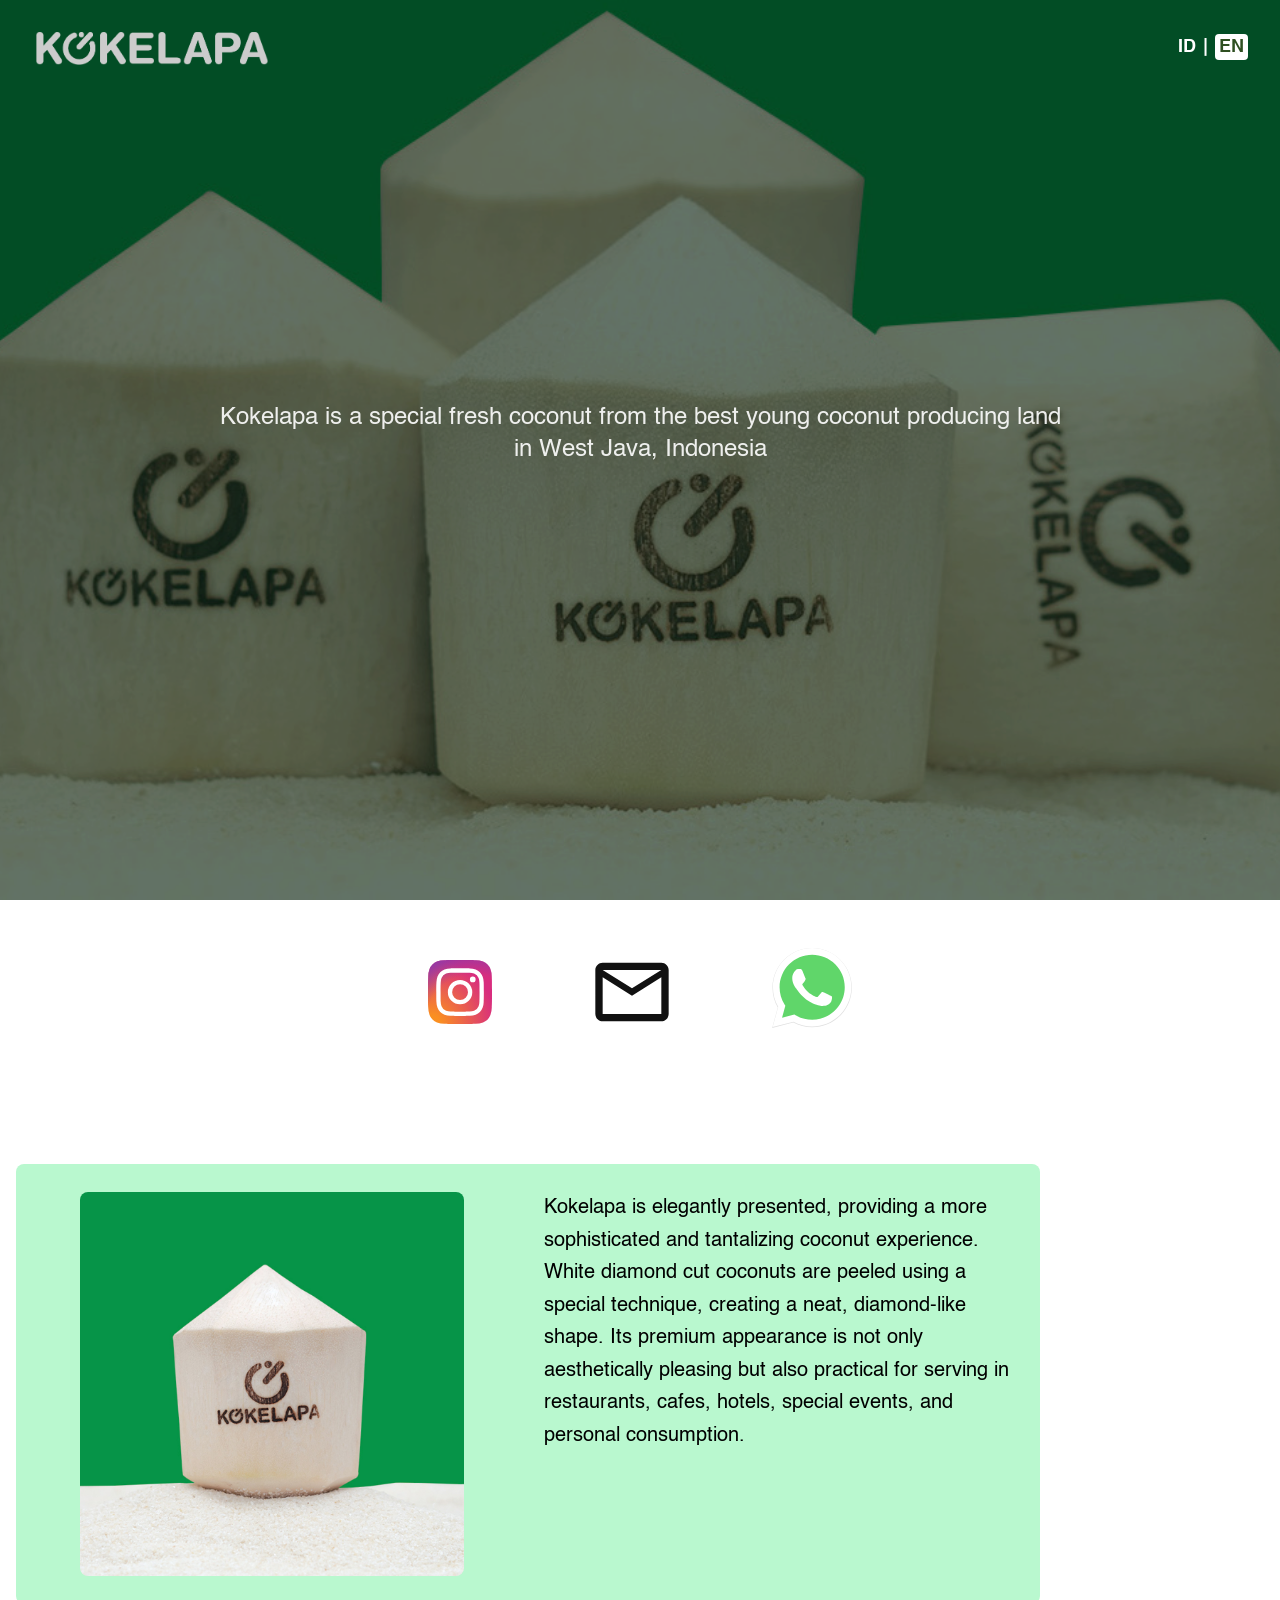
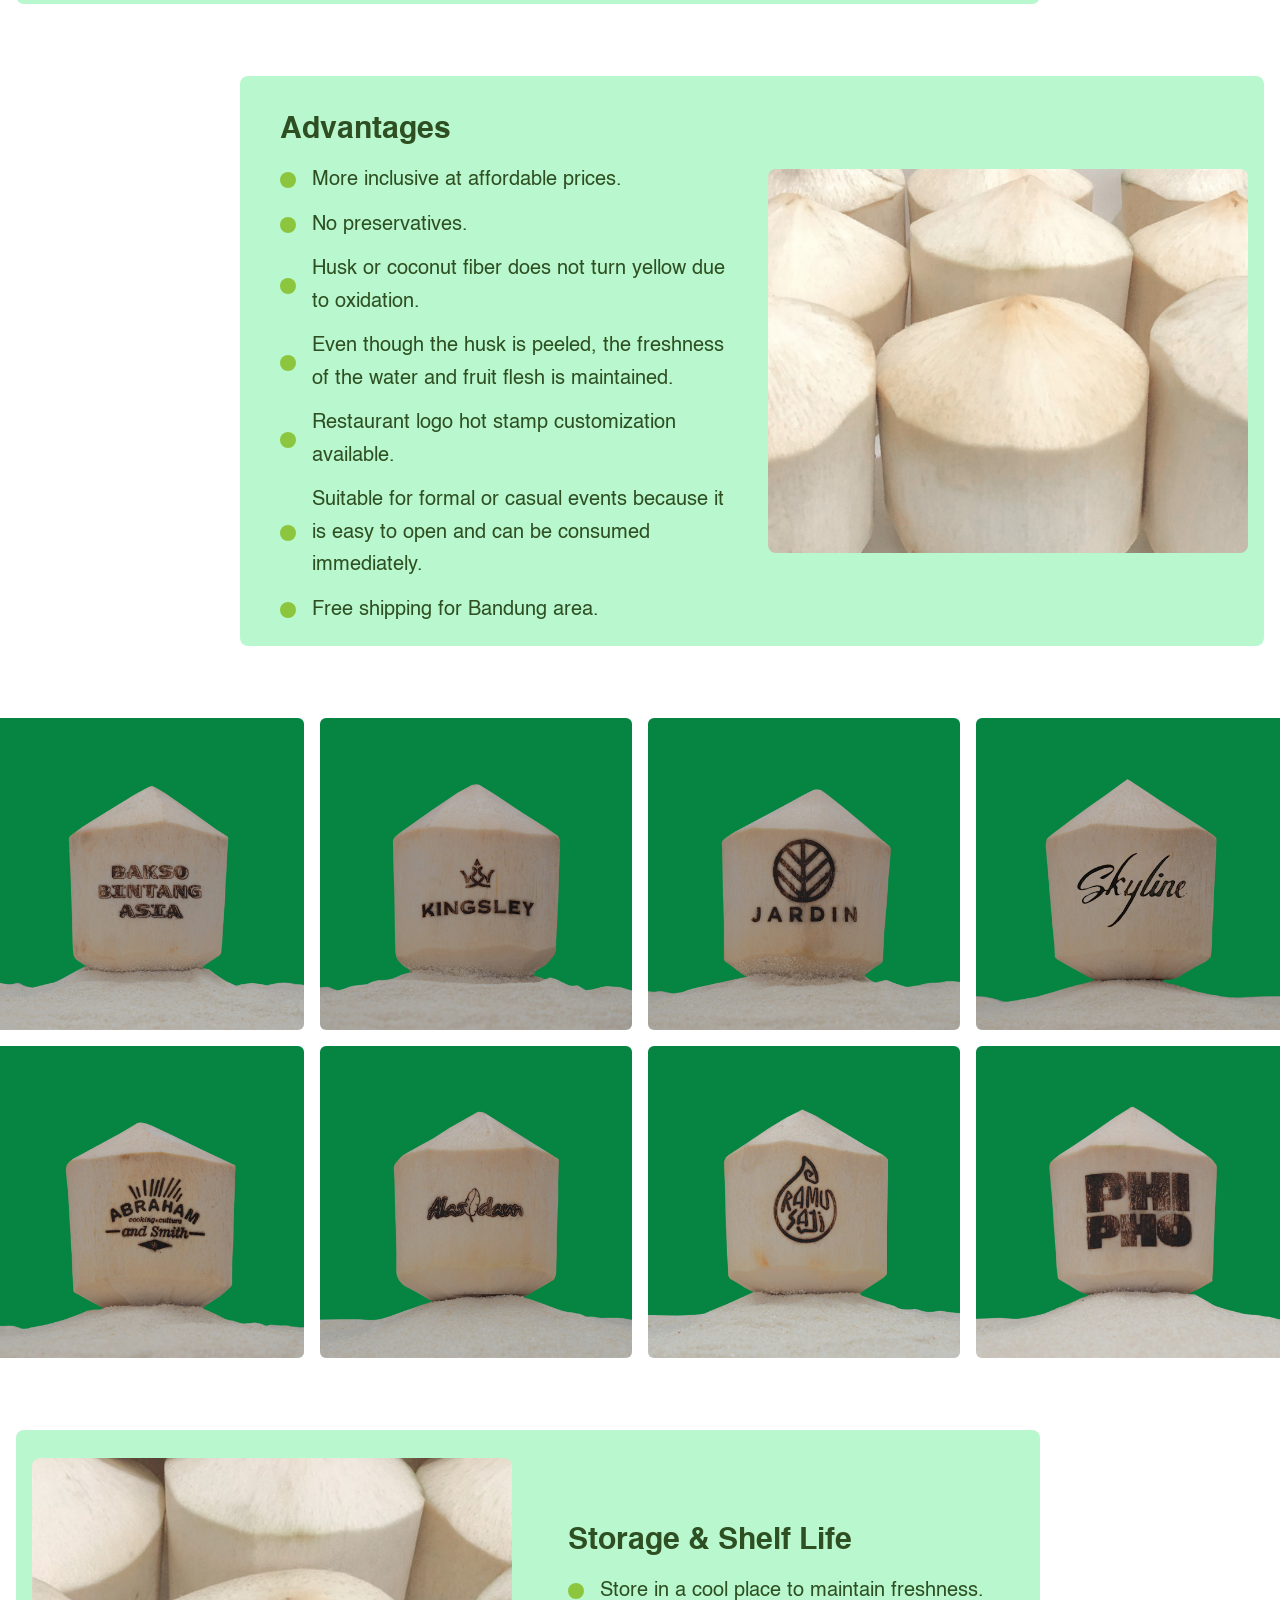
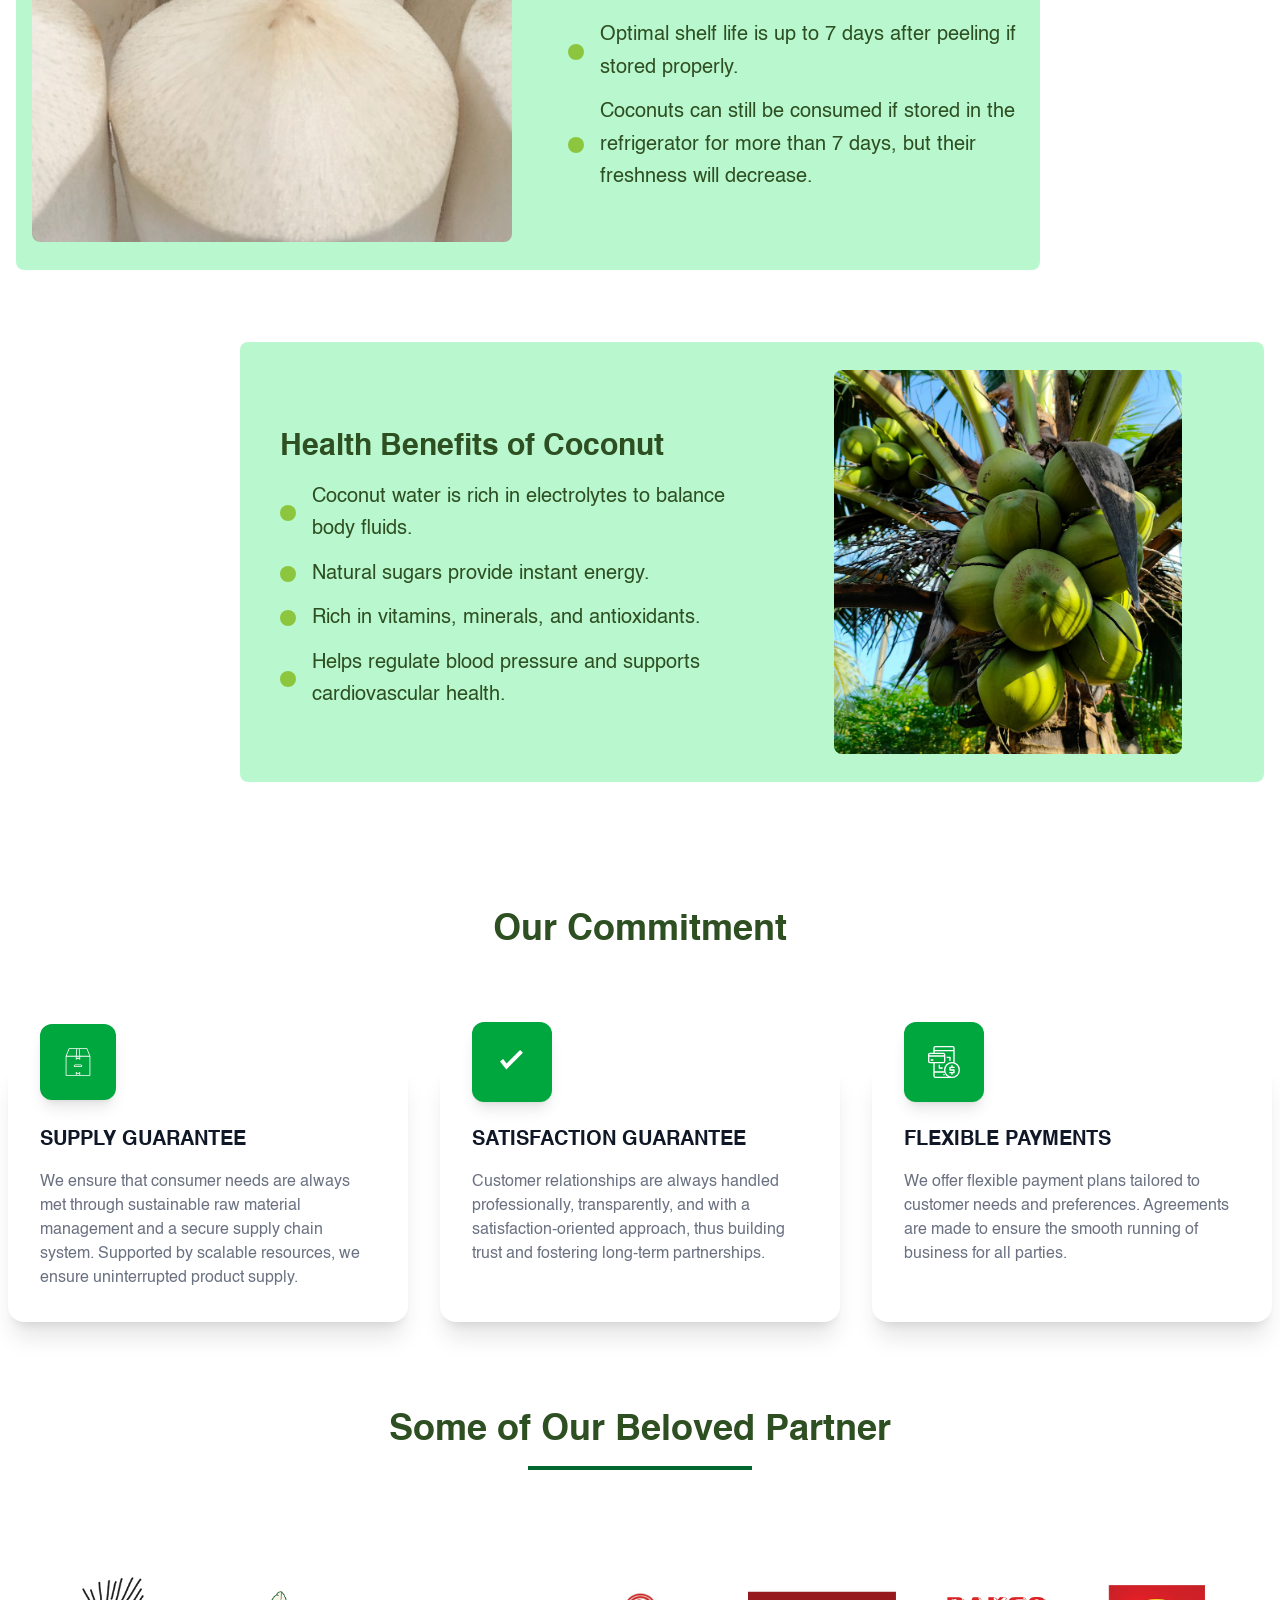
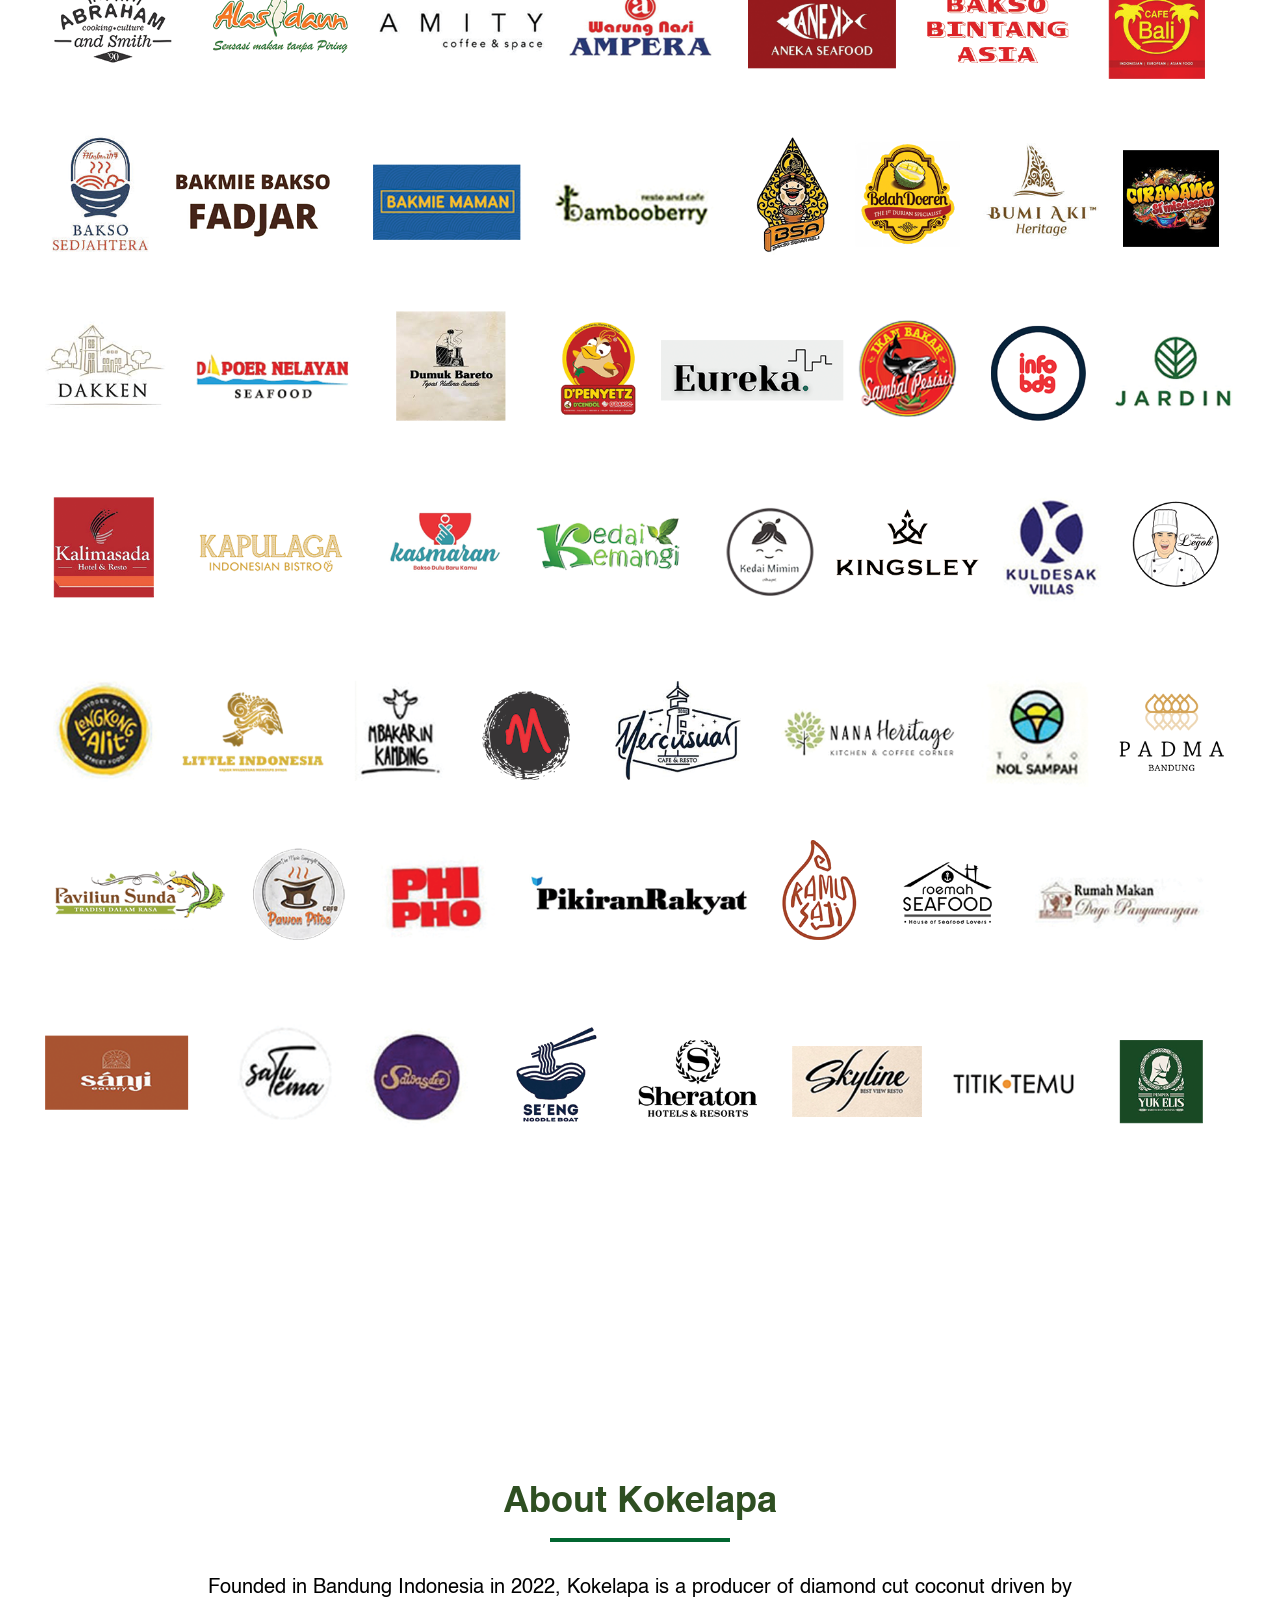
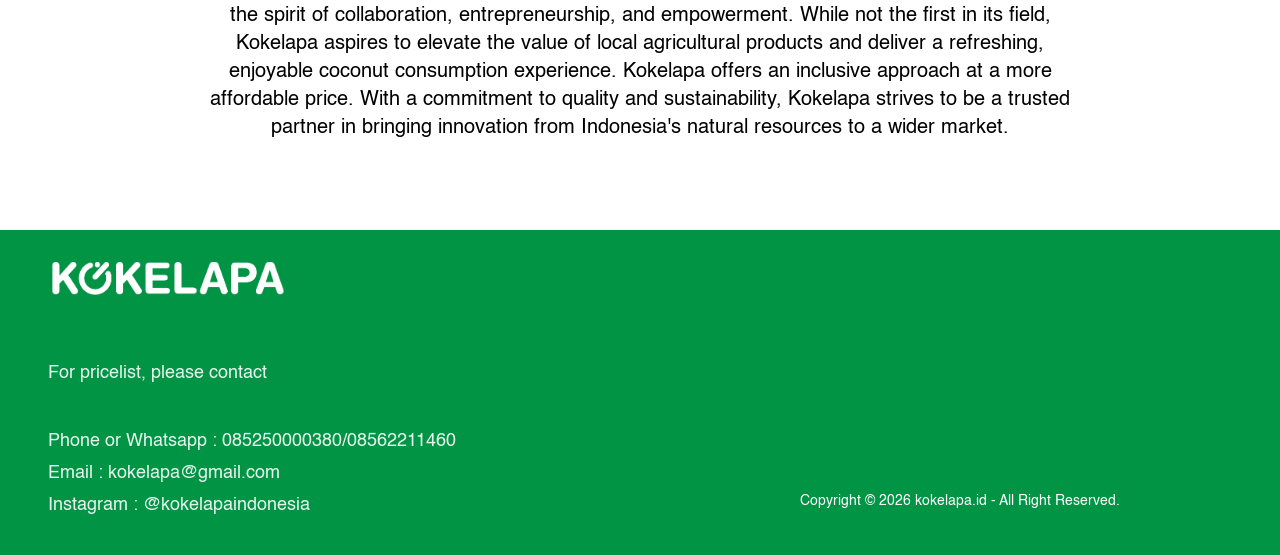
<file: en/index.html>
<!doctype html>
<html lang="id-ID">
    <head>
    <meta charset="UTF-8"/>
    <meta name="viewport" content="width=device-width, initial-scale=1.0"/>
    <link rel="stylesheet" href="../assets/css/style.css" />
    <link href="../assets/images/favicon.png" rel="icon" type="image/ico" />
    <meta name="thumbnailUrl" content="../assets/images/shareicon.png" itemprop="thumbnailUrl" /> <!-- should update -->
    <link href="../assets/images/shareicon.jpg" /> <!-- should update -->
    <meta itemprop="image" content="../assets/imags/shareicon.png" /> <!-- should update -->
    <meta property="og:image" content="../assets/imags/shareicon.png" /> <!-- should update -->
    <meta name="twitter:image" content="../assets/imags/shareicon.png" /> <!-- should update -->
    <title>Kokelapa - Kelapa muda segar spesial dari tanah penghasil kelapa muda terbaik di Jawa Barat</title>
    <meta name="keywords" content="Kusen Aluminium Bandung, Jendela Aluminium Bandung, Pintu Sliding Bandung, harga jendela aluminium, harga pintu aluminium geser, pintu kusen aluminium, harga kusen dan pintu aluminium, harga kusen pintu aluminium, harga pintu geser aluminium, harga pintu sliding aluminium, pintu aluminium kamar mandi, jasa pasang kusen aluminium, harga kusen jendela aluminium, harga pintu kaca aluminium, pintu aluminium kaca, pintu aluminium minimalis, harga pintu aluminium kamar mandi, harga pintu kamar mandi aluminium, jual pintu aluminium, harga kusen aluminium per meter, pintu aluminium geser, harga jendela aluminium per meter, aluminium kusen, harga kusen jendela aluminium per meter, jendela aluminium, jual kusen aluminium, tukang kusen aluminium, harga jendela aluminium per m2, harga pintu dan kusen aluminium, jendela aluminium harga, pintu aluminium harga, pintu jendela aluminium, pintu kaca aluminium, pintu kamar mandi aluminium, harga kusen alumunium, jendela alumunium, kusen almunium, kusen aluminium harga, kusen jendela aluminium, pintu alumunium, harga pintu aluminium, pintu aluminium, jendela upvc conch, harga bahan kusen aluminium per batang, harga kusen aluminium per batang, pintu aluminum, alamat toko kusen aluminium di bandung, harga kusen aluminium di bandung, pintu geser aluminium, pintu lipat aluminium, kusen dan pintu aluminium, pintu sliding aluminium, aluminium bandung, jual jendela aluminium bandung, jasa kusen aluminium, nako aluminium, harga pintu aluminium per m2, desain aluminium, pasang kusen aluminium bandung, harga kusen jendela aluminium bandung, jasa pasang kusen aluminium bandung, pintu kaca aluminium bandung, harga bahan kusen aluminium bandung, harga kusen pintu aluminium bandung, toko kusen aluminium bandung, pintu kamar mandi aluminium bandung, harga pintu geser aluminium bandung, kusen aluminium cimahi, harga pintu aluminium 2 pintu, harga engineering door, kusen aluminium bandung timur, harga kusen pintu aluminium per meter, jual kusen aluminium bekas bandung, toko pintu aluminium terdekat, toko jendela aluminium terdekat, tukang kusen aluminium terdekat, harga pintu aluminium per unit, harga kusen aluminium per meter di bandung, pintu sliding aluminium 1 daun, jual kusen aluminium terdekat, jasa tukang kusen aluminium, harga kusen aluminium bandung 2020, pintu casement, harga 1 set kusen pintu aluminium, harga jendela aluminium sudah jadi, kusen aluminium bekas bandung, kusen pintu aluminium terdekat, toko kusen aluminium terdekat, kusen aluminium terdekat, Pintu aluminium berkualitas, tukang pintu aluminium terdekat, jual pintu aluminium terdekat, jendela aluminium terdekat, pintu sliding alexindo, harga kusen aluminium bandung 2021, harga pintu aluminium 2022, harga kusen aluminium 2022, besi berkualitas tinggi, harga inkalum per meter, Desain kusen aluminium modern, Pemasangan kusen aluminium, Kusen aluminium berkualitas, Kusen aluminium anti rayap" itemprop="keywords"> <!-- should update -->
    <meta property="og:title" content="Kelapa muda segar spesial dari tanah penghasil kelapa muda terbaik di Jawa Barat" />
    <meta name="twitter:title" content="Kelapa muda segar spesial dari tanah penghasil kelapa muda terbaik di Jawa Barat" />
    <meta name="description" content="Kelapa muda segar spesial dari tanah penghasil kelapa muda terbaik di Jawa Barat" itemprop="description">
    <link rel="canonical" href="https://kokelapa.id" />
    <meta name="robots" content="index,follow" />
    <meta name="googlebot-news" content="index,follow" />
    <meta name="googlebot" content="index,follow" />
    <meta name="language" content="id" />
    <meta name="geo.country" content="id" />
    <meta http-equiv="content-language" content="In-Id" />
    <meta name="geo.placename" content="Indonesia" />
    <meta name="theme-color" content="#009444">
    </head>
    <body>
        <!-- Start Headline -->
        <section class="@container">
            <div class="relative @xs:@sm:h-[75vh] @md:@lg:@xl:@2xl:h-screen w-full flex items-center justify-center bg-green-700 overflow-hidden">
                <div class="absolute inset-0 z-0">
                    <img src="../assets/images/kokelapa-34.jpg" alt="headline" class="w-full h-full object-cover object-center opacity-80" style="filter: brightness(.8);"/>
                    <div class="absolute inset-0 px-8 py-8 bg-black/20">
                        <img src="../assets/images/logo_kokelapa_white.png" alt="headline" class="w-60 object-cover object-center @xs:@sm:hidden @md:@lg:@xl:@2xl:block">
                    </div>
                    <div class="absolute inset-0 right-0 px-8 py-8 bg-black/20">
                        <p class="font-extrabold text-lg object-center object-cover text-right text-white">
                            <a href="../" target="_self" class="font-HelveticaBold" aria-label="Bahasa Indonesia">ID</a> | <a href="#" class="bg-white text-greenlantern p-1 rounded-sm font-HelveticaBold" target="_self" aria-label="Bahasa Inggris">EN</a>
                        </p>
                    </div>
                </div>
                <div class="relative z-10 text-center px-4 max-w-4xl">
                    <h1 class="@3xs:@2xs:@xs:@sm:@xs:@sm:text-base @md:@lg:@xl:@2xl:text-2xl text-white/90 mb-8 font-medium font-Helvetica">Kokelapa is a special fresh coconut from the best young coconut producing land in West Java, Indonesia</h1>
                </div>
            </div>
        </section>
        <!-- End Headline -->

        <!-- Start Action Call -->
        <section class="@container">
            <div class="flex items-center justify-center">
                <div class="pb-14 relative"> 
                    <div class="max-w-full mx-auto relative py-12"> 
                        <div class="max-w-xl mx-auto text-center flex @3xs:@2xs:@xs:@sm:gap-10 @md:@lg:@xl:@xl:@2xl:gap-24"> 
                            <a class="flex justify-center items-center" href="https://www.instagram.com/kokelapaindonesia/" aria-label="Instagram Kokelapa" target="_blank">
                                <svg xmlns="http://www.w3.org/2000/svg" class="w-16 h-16" viewBox="0 0 102 102" id="instagram">
                                    <defs>
                                        <radialGradient id="a" cx="6.601" cy="99.766" r="129.502" gradientUnits="userSpaceOnUse">
                                        <stop offset=".09" stop-color="#fa8f21"></stop>
                                        <stop offset=".78" stop-color="#d82d7e"></stop>
                                        </radialGradient>
                                        <radialGradient id="b" cx="70.652" cy="96.49" r="113.963" gradientUnits="userSpaceOnUse">
                                        <stop offset=".64" stop-color="#8c3aaa" stop-opacity="0"></stop>
                                        <stop offset="1" stop-color="#8c3aaa"></stop>
                                        </radialGradient>
                                    </defs>
                                    <path fill="url(#a)" d="M25.865,101.639A34.341,34.341,0,0,1,14.312,99.5a19.329,19.329,0,0,1-7.154-4.653A19.181,19.181,0,0,1,2.5,87.694,34.341,34.341,0,0,1,.364,76.142C.061,69.584,0,67.617,0,51s.067-18.577.361-25.14A34.534,34.534,0,0,1,2.5,14.312,19.4,19.4,0,0,1,7.154,7.154,19.206,19.206,0,0,1,14.309,2.5,34.341,34.341,0,0,1,25.862.361C32.422.061,34.392,0,51,0s18.577.067,25.14.361A34.534,34.534,0,0,1,87.691,2.5a19.254,19.254,0,0,1,7.154,4.653A19.267,19.267,0,0,1,99.5,14.309a34.341,34.341,0,0,1,2.14,11.553c.3,6.563.361,8.528.361,25.14s-.061,18.577-.361,25.14A34.5,34.5,0,0,1,99.5,87.694,20.6,20.6,0,0,1,87.691,99.5a34.342,34.342,0,0,1-11.553,2.14c-6.557.3-8.528.361-25.14.361s-18.577-.058-25.134-.361"></path>
                                    <path fill="url(#b)" d="M25.865,101.639A34.341,34.341,0,0,1,14.312,99.5a19.329,19.329,0,0,1-7.154-4.653A19.181,19.181,0,0,1,2.5,87.694,34.341,34.341,0,0,1,.364,76.142C.061,69.584,0,67.617,0,51s.067-18.577.361-25.14A34.534,34.534,0,0,1,2.5,14.312,19.4,19.4,0,0,1,7.154,7.154,19.206,19.206,0,0,1,14.309,2.5,34.341,34.341,0,0,1,25.862.361C32.422.061,34.392,0,51,0s18.577.067,25.14.361A34.534,34.534,0,0,1,87.691,2.5a19.254,19.254,0,0,1,7.154,4.653A19.267,19.267,0,0,1,99.5,14.309a34.341,34.341,0,0,1,2.14,11.553c.3,6.563.361,8.528.361,25.14s-.061,18.577-.361,25.14A34.5,34.5,0,0,1,99.5,87.694,20.6,20.6,0,0,1,87.691,99.5a34.342,34.342,0,0,1-11.553,2.14c-6.557.3-8.528.361-25.14.361s-18.577-.058-25.134-.361"></path>
                                    <path fill="#fff" d="M461.114,477.413a12.631,12.631,0,1,1,12.629,12.632,12.631,12.631,0,0,1-12.629-12.632m-6.829,0a19.458,19.458,0,1,0,19.458-19.458,19.457,19.457,0,0,0-19.458,19.458m35.139-20.229a4.547,4.547,0,1,0,4.549-4.545h0a4.549,4.549,0,0,0-4.547,4.545m-30.99,51.074a20.943,20.943,0,0,1-7.037-1.3,12.547,12.547,0,0,1-7.193-7.19,20.923,20.923,0,0,1-1.3-7.037c-.184-3.994-.22-5.194-.22-15.313s.04-11.316.22-15.314a21.082,21.082,0,0,1,1.3-7.037,12.54,12.54,0,0,1,7.193-7.193,20.924,20.924,0,0,1,7.037-1.3c3.994-.184,5.194-.22,15.309-.22s11.316.039,15.314.221a21.082,21.082,0,0,1,7.037,1.3,12.541,12.541,0,0,1,7.193,7.193,20.926,20.926,0,0,1,1.3,7.037c.184,4,.22,5.194.22,15.314s-.037,11.316-.22,15.314a21.023,21.023,0,0,1-1.3,7.037,12.547,12.547,0,0,1-7.193,7.19,20.925,20.925,0,0,1-7.037,1.3c-3.994.184-5.194.22-15.314.22s-11.316-.037-15.309-.22m-.314-68.509a27.786,27.786,0,0,0-9.2,1.76,19.373,19.373,0,0,0-11.083,11.083,27.794,27.794,0,0,0-1.76,9.2c-.187,4.04-.229,5.332-.229,15.623s.043,11.582.229,15.623a27.793,27.793,0,0,0,1.76,9.2,19.374,19.374,0,0,0,11.083,11.083,27.813,27.813,0,0,0,9.2,1.76c4.042.184,5.332.229,15.623.229s11.582-.043,15.623-.229a27.8,27.8,0,0,0,9.2-1.76,19.374,19.374,0,0,0,11.083-11.083,27.716,27.716,0,0,0,1.76-9.2c.184-4.043.226-5.332.226-15.623s-.043-11.582-.226-15.623a27.786,27.786,0,0,0-1.76-9.2,19.379,19.379,0,0,0-11.08-11.083,27.748,27.748,0,0,0-9.2-1.76c-4.041-.185-5.332-.229-15.621-.229s-11.583.043-15.626.229" transform="translate(-422.637 -426.196)"></path>
                                </svg>
                            </a>
                            <a class="flex justify-center items-center" href="mailto:kokelapa@gmail.com" aria-label="Email Kokelapa" target="_blank">
                                <svg xmlns="http://www.w3.org/2000/svg" class="w-22 h-22" viewBox="0 0 24 24" id="email">
                                    <path fill="none" d="M0 0h24v24H0V0z"></path>
                                    <path fill="#111" d="M22 6c0-1.1-.9-2-2-2H4c-1.1 0-2 .9-2 2v12c0 1.1.9 2 2 2h16c1.1 0 2-.9 2-2V6zm-2 0l-8 5-8-5h16zm0 12H4V8l8 5 8-5v10z"></path>
                                </svg>
                            </a>
                            <a href="https://api.whatsapp.com/send/?phone=6285250000380&text=Halo+kokelapa&type=phone_number&app_absent=0" target="_blank" aria-label="Whatsapp Kokelapa">
                                <svg xmlns="http://www.w3.org/2000/svg" class="w-20 h-20" viewBox="0 0 1219.547 1225.016" id="whatsapp">
                                    <path fill="#E0E0E0" d="M1041.858 178.02C927.206 63.289 774.753.07 612.325 0 277.617 0 5.232 272.298 5.098 606.991c-.039 106.986 27.915 211.42 81.048 303.476L0 1225.016l321.898-84.406c88.689 48.368 188.547 73.855 290.166 73.896h.258.003c334.654 0 607.08-272.346 607.222-607.023.056-162.208-63.052-314.724-177.689-429.463zm-429.533 933.963h-.197c-90.578-.048-179.402-24.366-256.878-70.339l-18.438-10.93-191.021 50.083 51-186.176-12.013-19.087c-50.525-80.336-77.198-173.175-77.16-268.504.111-278.186 226.507-504.503 504.898-504.503 134.812.056 261.519 52.604 356.814 147.965 95.289 95.36 147.728 222.128 147.688 356.948-.118 278.195-226.522 504.543-504.693 504.543z"></path>
                                    <linearGradient id="a" x1="609.77" x2="609.77" y1="1190.114" y2="21.084" gradientUnits="userSpaceOnUse">
                                        <stop offset="0" stop-color="#20b038"></stop>
                                        <stop offset="1" stop-color="#60d66a"></stop>
                                    </linearGradient>
                                    <path fill="#60D66A" d="M27.875 1190.114l82.211-300.18c-50.719-87.852-77.391-187.523-77.359-289.602.133-319.398 260.078-579.25 579.469-579.25 155.016.07 300.508 60.398 409.898 169.891 109.414 109.492 169.633 255.031 169.57 409.812-.133 319.406-260.094 579.281-579.445 579.281-.023 0 .016 0 0 0h-.258c-96.977-.031-192.266-24.375-276.898-70.5l-307.188 80.548z"></path>
                                    <path fill="#FFF" fill-rule="evenodd" d="M462.273 349.294c-11.234-24.977-23.062-25.477-33.75-25.914-8.742-.375-18.75-.352-28.742-.352-10 0-26.25 3.758-39.992 18.766-13.75 15.008-52.5 51.289-52.5 125.078 0 73.797 53.75 145.102 61.242 155.117 7.5 10 103.758 166.266 256.203 226.383 126.695 49.961 152.477 40.023 179.977 37.523s88.734-36.273 101.234-71.297c12.5-35.016 12.5-65.031 8.75-71.305-3.75-6.25-13.75-10-28.75-17.5s-88.734-43.789-102.484-48.789-23.75-7.5-33.75 7.516c-10 15-38.727 48.773-47.477 58.773-8.75 10.023-17.5 11.273-32.5 3.773-15-7.523-63.305-23.344-120.609-74.438-44.586-39.75-74.688-88.844-83.438-103.859-8.75-15-.938-23.125 6.586-30.602 6.734-6.719 15-17.508 22.5-26.266 7.484-8.758 9.984-15.008 14.984-25.008 5-10.016 2.5-18.773-1.25-26.273s-32.898-81.67-46.234-111.326z" clip-rule="evenodd"></path>
                                    <path fill="#FFF" d="M1036.898 176.091C923.562 62.677 772.859.185 612.297.114 281.43.114 12.172 269.286 12.039 600.137 12 705.896 39.633 809.13 92.156 900.13L7 1211.067l318.203-83.438c87.672 47.812 186.383 73.008 286.836 73.047h.255.003c330.812 0 600.109-269.219 600.25-600.055.055-160.343-62.328-311.108-175.649-424.53zm-424.601 923.242h-.195c-89.539-.047-177.344-24.086-253.93-69.531l-18.227-10.805-188.828 49.508 50.414-184.039-11.875-18.867c-49.945-79.414-76.312-171.188-76.273-265.422.109-274.992 223.906-498.711 499.102-498.711 133.266.055 258.516 52 352.719 146.266 94.195 94.266 146.031 219.578 145.992 352.852-.118 274.999-223.923 498.749-498.899 498.749z"></path>
                                </svg>
                            </a>
                        </div>                     
                    </div>
                </div>
            </div>
        </section>
        <!-- End Action Call -->

        <!-- Start First Section -->
        <section class="@container my-6 flex justify-start items-center @xs:@sm:justify-center">
            <div class="bg-green-200 rounded-lg py-3 @md:@lg:@xl:@xl:@2xl:mx-4 @md:@lg:@xl:@2xl:w-4/5 @3xs:@2xs:@xs:@sm:mx-2 @3xs:@2xs:@xs:@sm:w-auto">
                <div class="grid grid-cols-4">
                    <div class="@xs:@sm:col-span-4 @md:@lg:@xl:@2xl:col-span-2 @xs:@sm:mx-4 @md:@lg:@xl:@2xl:mx-4 @xs:@sm:my-5 @md:@lg:@xl:@2xl:my-4 flex items-center justify-center"> 
                        <img src="../assets/images/kokelapa-33.jpg" alt="kokelapa image" class="w-auto h-96 rounded-lg object-cover object-center"/>
                    </div>
                    <div class="@xs:@sm:col-span-4 @md:@lg:@xl:@2xl:col-span-2 @xs:@sm:mx-4 @md:@lg:@xl:@2xl:mx-4 @xs:@sm:my-2 @md:@lg:@xl:@2xl:my-4"> 
                        <div class="relative">
                            <p class="@xs:@sm:text-base @md:@lg:@xl:@2xl:text-xl font-normal @xs:@sm:text-center @md:@lg:@xl:@2xl:text-left text-black leading-relaxed font-Helvetica">Kokelapa is elegantly presented, providing a more sophisticated and tantalizing coconut experience. White diamond cut coconuts are peeled using a special technique, creating a neat, diamond-like shape. Its premium appearance is not only aesthetically pleasing but also practical for serving in restaurants, cafes, hotels, special events, and personal consumption.</p>
                        </div>           
                    </div>
                </div>
            </div>
        </section>
        <!-- End First Section -->

        <!-- Start Second Section -->
        <section class="@container my-6 flex justify-end items-center @xs:@sm:justify-center mt-18">
            <div class="bg-green-200 rounded-lg py-3 @md:@lg:@xl:@xl:@2xl:mx-4 right-0 @md:@lg:@xl:@2xl:w-4/5 @xs:@sm:mx-2 @xs:@sm:w-auto @xs:@sm:justify-center @md:@lg:@xl:@2xl:justify-end-safe">
                <div class="grid grid-cols-4">
                    <div class="@xs:@sm:col-span-4 @md:@lg:@xl:@2xl:col-span-2 @xs:@sm:mx-4 @md:@lg:@xl:@2xl:ml-10 @xs:@sm:my-2 @md:@lg:@xl:@2xl:my-2 flex items-center justify-center"> 
                        <div class="relative">
                            <h2 class="@xs:@sm:text-3xl @md:@lg:@xl:@2xl:text-3xl @xs:@sm:my-4 font-extrabold @xs:@sm:text-center @md:@lg:@xl:@2xl:text-left text-greenlantern font-HelveticaBold">Advantages</h2>
                            <ul class="flex flex-col gap-3">
                                <li class="flex items-center gap-4">
                                    <span class="w-4 h-4 min-w-4 rounded-full bg-greenlime"></span>
                                    <p class="text-greenlantern text-lg md:text-xl font-medium leading-relaxed font-Helvetica">More inclusive at affordable prices.</p>
                                </li>

                                <li class="flex items-center gap-4">
                                    <span class="w-4 h-4 min-w-4 rounded-full bg-greenlime"></span>
                                    <p class="text-greenlantern text-lg md:text-xl font-medium leading-relaxed font-Helvetica">No preservatives.</p>
                                </li>

                                <li class="flex items-center gap-4">
                                    <span class="w-4 h-4 min-w-4 rounded-full bg-greenlime"></span>
                                    <p class="text-greenlantern text-lg md:text-xl font-medium leading-relaxed font-Helvetica">Husk or coconut fiber does not turn yellow due to oxidation.</p>
                                </li>

                                <li class="flex items-center gap-4">
                                    <span class="w-4 h-4 min-w-4 rounded-full bg-greenlime"></span>
                                    <p class="text-greenlantern text-lg md:text-xl font-medium leading-relaxed font-Helvetica">Even though the husk is peeled, the freshness of the water and fruit flesh is maintained.</p>
                                </li>

                                <li class="flex items-center gap-4">
                                    <span class="w-4 h-4 min-w-4 rounded-full bg-greenlime"></span>
                                    <p class="text-greenlantern text-lg md:text-xl font-medium leading-relaxed font-Helvetica">Restaurant logo hot stamp customization available.</p>
                                </li>

                                <li class="flex items-center gap-4">
                                    <span class="w-4 h-4 min-w-4 rounded-full bg-greenlime"></span>
                                    <p class="text-greenlantern text-lg md:text-xl font-medium leading-relaxed font-Helvetica">Suitable for formal or casual events because it is easy to open and can be consumed immediately.</p>
                                </li>

                                <li class="flex items-center gap-4">
                                    <span class="w-4 h-4 min-w-4 rounded-full bg-greenlime"></span>
                                    <p class="text-greenlantern text-lg md:text-xl font-medium leading-relaxed font-Helvetica">Free shipping for Bandung area.</p>
                                </li>
                            </ul>
                        </div>           
                    </div>
                    <div class="@xs:@sm:col-span-4 @3xs:@2xs:@xs:@sm:order-first @md:@lg:@xl:@2xl:order-last @md:@lg:@xl:@2xl:col-span-2 @xs:@sm:mx-4 @md:@lg:@xl:@2xl:mx-4 @xs:@sm:my-5 @md:@lg:@xl:@2xl:my-4 flex items-center justify-center"> 
                        <img src="../assets/images/kelapa-utuh-1.jpeg" alt="kokelapa image" class="w-auto h-96 rounded-lg object-cover object-center"/>
                    </div>
                </div>
            </div>
        </section>
        <!-- End Second Section -->

        <!-- Start Carousel Section -->
        <section class="@container max-w-7xl mx-auto relative mt-18">
            <div class="grid grid-cols-4 gap-4 @3xs:@2xs:@xs:@sm:mx-4">
                <div class="col-span-4 flex justify-center @3xs:@2xs:@xs:@sm:gap-1 @md:@lg:@xl:@2xl:gap-4">
                    <img class="rounded-md @3xs:@2xs:@xs:@sm:w-1/4 @md:@lg:@xl:@2xl:w-1/4 brightness-90" alt="Kokelapa Bakso Bintang Asia" src="../assets/images/kokelapa-39.jpg">
                    <img class="rounded-md @3xs:@2xs:@xs:@sm:w-1/4 @md:@lg:@xl:@2xl:w-1/4 brightness-90" alt="Kokalapa Kingsley" src="../assets/images/kokelapa-40.jpg">
                    <img class="rounded-md @3xs:@2xs:@xs:@sm:w-1/4 @md:@lg:@xl:@2xl:w-1/4 brightness-90" alt="Kokalapa Jardin" src="../assets/images/kokelapa-41.jpg">
                    <img class="rounded-md @3xs:@2xs:@xs:@sm:w-1/4 @md:@lg:@xl:@2xl:w-1/4 brightness-90" alt="Kokalapa Skyline" src="../assets/images/kokelapa-42.jpg">
                </div>
                <div class="col-span-4 flex justify-center @3xs:@2xs:@xs:@sm:gap-1 @md:@lg:@xl:@2xl:gap-4">
                    <img class="rounded-md @3xs:@2xs:@xs:@sm:w-1/4 @md:@lg:@xl:@2xl:w-1/4 brightness-90" alt="Kokalapa Abraham and Smith" src="../assets/images/kokelapa-43.jpg">
                    <img class="rounded-md @3xs:@2xs:@xs:@sm:w-1/4 @md:@lg:@xl:@2xl:w-1/4 brightness-90" alt="Kokalapa Alas Daun" src="../assets/images/kokelapa-44.jpg">
                    <img class="rounded-md @3xs:@2xs:@xs:@sm:w-1/4 @md:@lg:@xl:@2xl:w-1/4 brightness-90" alt="Kokalapa Ramu Saji" src="../assets/images/kokelapa-45.jpg">
                    <img class="rounded-md @3xs:@2xs:@xs:@sm:w-1/4 @md:@lg:@xl:@2xl:w-1/4 brightness-90" alt="Kokalapa Phi Pho" src="../assets/images/kokelapa-46.jpg">
                </div>
            </div>
        </section>         
        <!-- End Carousel Section -->

        <!-- Start Third Section -->
        <section class="@container my-6 flex justify-start items-center @xs:@sm:justify-center mt-18">
            <div class="bg-green-200 rounded-lg py-3 @md:@lg:@xl:@xl:@2xl:mx-4 right-0 @md:@lg:@xl:@2xl:w-4/5 @xs:@sm:mx-2 @xs:@sm:w-auto @xs:@sm:justify-center @md:@lg:@xl:@2xl:justify-end-safe">
                <div class="grid grid-cols-4">
                    <div class="@xs:@sm:col-span-4 @md:@lg:@xl:@2xl:col-span-2 @xs:@sm:mx-4 @md:@lg:@xl:@2xl:mx-4 @xs:@sm:my-5 @md:@lg:@xl:@2xl:my-4 flex items-center justify-center"> 
                        <img src="../assets/images/kelapa-utuh-2.jpeg" alt="kokelapa image" class="w-auto h-96 rounded-lg object-cover object-center"/>
                    </div>
                    <div class="@xs:@sm:col-span-4 @md:@lg:@xl:@2xl:col-span-2 @xs:@sm:mx-4 @md:@lg:@xl:@2xl:ml-10 @xs:@sm:my-2 @md:@lg:@xl:@2xl:my-2 flex items-center justify-center"> 
                        <div class="relative">
                            <h2 class="@xs:@sm:text-2xl @md:@lg:@xl:@2xl:text-3xl @xs:@sm:my-4 font-extrabold @xs:@sm:text-center @md:@lg:@xl:@2xl:text-left text-greenlantern font-HelveticaBold">Storage & Shelf Life</h2>
                            <ul class="flex flex-col gap-3">
                                <li class="flex items-center gap-4">
                                    <span class="w-4 h-4 min-w-4 rounded-full bg-greenlime"></span>
                                    <p class="text-greenlantern text-base md:text-xl font-medium leading-relaxed font-Helvetica">Store in a cool place to maintain freshness.</p>
                                </li>

                                <li class="flex items-center gap-4">
                                    <span class="w-4 h-4 min-w-4 rounded-full bg-greenlime"></span>
                                    <p class="text-greenlantern text-base md:text-xl font-medium leading-relaxed font-Helvetica">Optimal shelf life is up to 7 days after peeling if stored properly.</p>
                                </li>

                                <li class="flex items-center gap-4">
                                    <span class="w-4 h-4 min-w-4 rounded-full bg-greenlime"></span>
                                    <p class="text-greenlantern text-base md:text-xl font-medium leading-relaxed font-Helvetica">Coconuts can still be consumed if stored in the refrigerator for more than 7 days, but their freshness will decrease.</p>
                                </li>
                            </ul>
                        </div>           
                    </div>
                </div>
            </div>
        </section>
        <!-- End Third Section -->

        <!-- Start Fourth Section -->
        <section class="@container my-6 flex justify-end items-center @xs:@sm:justify-center mt-18">
            <div class="bg-green-200 rounded-lg py-3 @md:@lg:@xl:@xl:@2xl:mx-4 right-0 @md:@lg:@xl:@2xl:w-4/5 @xs:@sm:mx-2 @xs:@sm:w-auto @xs:@sm:justify-center @md:@lg:@xl:@2xl:justify-end-safe">
                <div class="grid grid-cols-4">
                    <div class="@xs:@sm:col-span-4 @md:@lg:@xl:@2xl:col-span-2 @xs:@sm:mx-4 @md:@lg:@xl:@2xl:ml-10 @xs:@sm:my-2 @md:@lg:@xl:@2xl:my-2 flex items-center justify-center"> 
                        <div class="relative">
                            <h2 class="@xs:@sm:text-2xl @md:@lg:@xl:@2xl:text-3xl @xs:@sm:my-4 font-extrabold @xs:@sm:text-center @md:@lg:@xl:@2xl:text-left text-greenlantern font-HelveticaBold">Health Benefits of Coconut</h2>
                            <ul class="flex flex-col gap-3">
                                <li class="flex items-center gap-4">
                                    <span class="w-4 h-4 min-w-4 rounded-full bg-greenlime"></span>
                                    <p class="text-greenlantern text-base md:text-xl font-medium leading-relaxed font-Helvetica">Coconut water is rich in electrolytes to balance body fluids.</p>
                                </li>

                                <li class="flex items-center gap-4">
                                    <span class="w-4 h-4 min-w-4 rounded-full bg-greenlime"></span>
                                    <p class="text-greenlantern text-base md:text-xl font-medium leading-relaxed font-Helvetica">Natural sugars provide instant energy.</p>
                                </li>

                                <li class="flex items-center gap-4">
                                    <span class="w-4 h-4 min-w-4 rounded-full bg-greenlime"></span>
                                    <p class="text-greenlantern text-base md:text-xl font-medium leading-relaxed font-Helvetica">Rich in vitamins, minerals, and antioxidants.</p>
                                </li>

                                <li class="flex items-center gap-4">
                                    <span class="w-4 h-4 min-w-4 rounded-full bg-greenlime"></span>
                                    <p class="text-greenlantern text-base md:text-xl font-medium leading-relaxed font-Helvetica">Helps regulate blood pressure and supports cardiovascular health.</p>
                                </li>
                            </ul>
                        </div>           
                    </div>
                    <div class="@xs:@sm:col-span-4 @3xs:@2xs:@xs:@sm:order-first @md:@lg:@xl:@2xl:order-last @md:@lg:@xl:@2xl:col-span-2 @xs:@sm:mx-4 @md:@lg:@xl:@2xl:mx-4 @xs:@sm:my-5 @md:@lg:@xl:@2xl:my-4 flex items-center justify-center"> 
                        <img src="../assets/images/kelapa-utuh-3.jpg" alt="kokelapa image" class="w-auto h-96 rounded-lg object-cover object-center"/>
                    </div>
                </div>
            </div>
        </section>
        <!-- End Fourth Section -->

        <!-- Start Why Choise Us Section -->
        <section class="@container max-w-7xl mx-auto relative mt-18"> 
            <div class="pb-14 relative"> 
                <div class="max-w-full mx-auto px-4 @3xs:@2xs:@xs:@sm:py-6 @md:@lg:@xl:@xl:@2xl:py-14 relative"> 
                    <div class="max-w-4xl mx-auto text-center flex justify-center items-center"> 
                        <h2 class="text-3xl font-extrabold text-greenlantern sm:text-4xl font-HelveticaBold">Our Commitment</h2><br/>
                    </div>                     
                </div>                 
            </div>
            <div class="grid grid-cols-1 gap-y-20 lg:grid-cols-3 lg:gap-y-0 lg:gap-x-8 @3xs:@2xs:@xs:@sm:mx-2"> 
                <div class="flex flex-col bg-white rounded-2xl shadow-xl"> 
                    <div class="flex-1 relative pt-16 px-6 pb-8 md:px-8"> 
                        <div class="-translate-y-1/2 absolute bg-green-600 inline-block p-5 rounded-xl shadow-lg top-0 transform"> 
                            <svg class="h-9 w-9" data-name="Layer 3" xmlns="http://www.w3.org/2000/svg" viewBox="0 0 128 128">
                                <path fill="#fff" d="M21.555 113.051h84.889a1.446 1.446 0 0 0 1.446-1.446V43.47a1.435 1.435 0 0 0-.13-.593L96.936 15.958a1.446 1.446 0 0 0-1.378-1.008H32.442a1.442 1.442 0 0 0-1.338.906L20.258 42.832c-.008.016-.011.034-.018.051l-.026.073a1.426 1.426 0 0 0-.1.514v68.13a1.446 1.446 0 0 0 1.441 1.451zm37.5-2.892v-6.417l.437.339 3.623 2.812a1.442 1.442 0 0 0 1.786-.018l3.6-2.793.437-.339v6.417zm45.94 0H71.833v-9.364a1.441 1.441 0 0 0-2.323-1.141l-2.769 2.146L64 103.927l-2.742-2.127-2.673-2.074a1.446 1.446 0 0 0-2.419 1.07v9.364H23V44.915h33.167v9.363a1.446 1.446 0 0 0 2.419 1.07l2.673-2.074L64 51.147l2.741 2.128 2.765 2.145a1.441 1.441 0 0 0 2.323-1.141v-9.364H105zM59.059 44.915h9.882v6.417l-.437-.339-3.6-2.793a1.443 1.443 0 0 0-1.786-.019L59.5 50.993l-.437.339zm45.25-2.892H71.724l-1.86-24.183h24.72zM64 17.841h2.968l1.86 24.183h-9.656l1.86-24.183zm-30.585 0h24.72l-1.86 24.183H23.691z"/>
                                <path fill="#fff" d="M53.472 72.883a4.639 4.639 0 0 0-3.288 1.366 4.643 4.643 0 0 0-1.369 3.285 4.665 4.665 0 0 0 4.654 4.654h21.059a4.638 4.638 0 0 0 3.195-1.281c.032-.027.063-.055.093-.085a4.641 4.641 0 0 0 1.366-3.288 4.642 4.642 0 0 0-1.362-3.278 4.641 4.641 0 0 0-3.282-1.366zm22.3 3.41a1.754 1.754 0 0 1 .513 1.243 1.758 1.758 0 0 1-.518 1.243l-.056.058a1.754 1.754 0 0 1-1.188.46H53.472a1.771 1.771 0 0 1-1.762-1.762 1.752 1.752 0 0 1 .513-1.243 1.756 1.756 0 0 1 1.243-.518h21.062a1.754 1.754 0 0 1 1.243.513z"/>
                            </svg>
                        </div>                         
                        <h3 class="text-xl font-medium text-gray-900 font-HelveticaBold">SUPPLY GUARANTEE</h3> 
                        <p class="mt-4 text-base text-gray-500 font-Helvetica">We ensure that consumer needs are always met through sustainable raw material management and a secure supply chain system. Supported by scalable resources, we ensure uninterrupted product supply.</p> 
                    </div>                     
                </div>                 
                <div class="flex flex-col bg-white rounded-2xl shadow-xl"> 
                    <div class="flex-1 relative pt-16 px-6 pb-8 md:px-8"> 
                        <div class="-translate-y-1/2 absolute bg-green-600 inline-block p-7 rounded-xl shadow-lg top-0 transform"> 
                            <svg class="h-6 w-6" xmlns="http://www.w3.org/2000/svg">
                                <path fill="#fff" d="M22.903 2.828 20.075 0 6.641 13.435 3.102 9.09 0 11.616l6.338 7.779L22.903 2.828z"/>
                            </svg>
                        </div>                         
                        <h3 class="text-xl font-medium text-gray-900 font-HelveticaBold">SATISFACTION GUARANTEE</h3> 
                        <p class="mt-4 text-base text-gray-500 font-Helvetica">Customer relationships are always handled professionally, transparently, and with a satisfaction-oriented approach, thus building trust and fostering long-term partnerships.</p> 
                    </div>                     
                </div>                 
                <div class="flex flex-col bg-white rounded-2xl shadow-xl"> 
                    <div class="flex-1 relative pt-16 px-6 pb-8 md:px-8"> 
                        <div class="-translate-y-1/2 absolute bg-green-600 inline-block p-6 rounded-xl shadow-lg top-0 transform"> 
                            <svg class="h-8 w-8" xmlns="http://www.w3.org/2000/svg" viewBox="0 0 48 48">
                                <g data-name="12-Mobile Payment">
                                    <path fill="#fff" d="M40 25h-2V3a1 1 0 0 0-1-1H11a1 1 0 0 0-1 1v8H8V3a3 3 0 0 1 3-3h26a3 3 0 0 1 3 3zM35 48H11a3 3 0 0 1-3-3V25h2v20a1 1 0 0 0 1 1h24z"/>
                                    <path fill="#fff" d="M9 6h30v2H9zM9 38h16v2H9zM23 42h2v2h-2zM23 26H3a3 3 0 0 1-3-3V13a3 3 0 0 1 3-3h20a3 3 0 0 1 3 3v10a3 3 0 0 1-3 3zM3 12a1 1 0 0 0-1 1v10a1 1 0 0 0 1 1h20a1 1 0 0 0 1-1V13a1 1 0 0 0-1-1z"/>
                                    <path fill="#fff" d="M1 14h24v2H1zM4 20h4v2H4zM36 48a12 12 0 1 1 12-12 12.013 12.013 0 0 1-12 12zm0-22a10 10 0 1 0 10 10 10.011 10.011 0 0 0-10-10z"/>
                                    <path fill="#fff" d="M39 41h-7v-2h6v-2h-5a1 1 0 0 1-1-1v-4a1 1 0 0 1 1-1h7v2h-6v2h5a1 1 0 0 1 1 1v4a1 1 0 0 1-1 1z"/>
                                    <path fill="#fff" d="M35 29h2v3h-2zM35 40h2v3h-2zM34 22h-2v-4h-4v-2h5a1 1 0 0 1 1 1zM22 34h-5a1 1 0 0 1-1-1v-5h2v4h4z"/>
                                </g>
                            </svg>
                        </div>                         
                        <h3 class="text-xl font-medium text-gray-900 font-HelveticaBold">FLEXIBLE PAYMENTS</h3> 
                        <p class="mt-4 text-base text-gray-500 font-Helvetica">We offer flexible payment plans tailored to customer needs and preferences. Agreements are made to ensure the smooth running of business for all parties.</p> 
                    </div>                     
                </div>                 
            </div>             
        </section>
        <!-- End Why Choise Us Section -->

        <!-- Start Our Partners -->
        <section class="@container max-w-7xl mx-auto relative mt-18"> 
            <div class="relative"> 
                <div class="max-w-full mx-auto px-4 @3xs:@2xs:@xs:@sm:py-4 @md:@lg:@xl:@xl:@2xl:py-4 relative"> 
                    <div class="max-w-4xl mx-auto text-center"> 
                        <h2 class="@3xs:@2xs:@xs:@sm:text-2xl @md:@lg:@xl:@xl:@2xl:text-4xl font-extrabold text-greenlantern font-HelveticaBold">Some of Our Beloved Partner</h2>
                        <div class="flex justify-center items-center @3xs:@2xs:@xs:@sm:pt-2 @md:@lg:@xl:@xl:@2xl:pt-4">
                            <hr class="@3xs:@2xs:@xs:@sm:w-1/2 @md:@lg:@xl:@xl:@2xl:w-1/4 mx-auto border-t-4 border-t-green-800">
                        </div>
                    </div>                     
                </div>                 
            </div>
            <div class="mx-auto relative mb-14">
                <div class="max-w-full mx-auto px-4 block gap-4 3xs:@2xs:@xs:@sm:mx-2 @md:@lg:@xl:@xl:@2xl:py-10 relative"> 
                    <img src="../assets/images/partner-1.png" alt="kokelapa partner" class="w-full rounded-lg object-cover object-center"/>
                    <img src="../assets/images/partner-2.png" alt="kokelapa partner" class="w-full rounded-lg object-cover object-center"/>
                </div>
            </div>
        </section>
        <!-- End Our Partners -->

        <!-- Start About Us -->
        <section class="@container max-w-7xl mx-auto relative mt-10"> 
            <div class="relative"> 
                <div class="max-w-full mx-auto px-4 @3xs:@2xs:@xs:@sm:py-4 @md:@lg:@xl:@xl:@2xl:py-4 relative"> 
                    <div class="max-w-4xl mx-auto text-center"> 
                        <h2 class="@3xs:@2xs:@xs:@sm:text-2xl @md:@lg:@xl:@xl:@2xl:text-4xl font-extrabold text-greenlantern font-HelveticaBold">About Kokelapa</h2>
                        <div class="flex justify-center items-center @3xs:@2xs:@xs:@sm:pt-2 @md:@lg:@xl:@xl:@2xl:pt-4">
                            <hr class="@3xs:@2xs:@xs:@sm:w-1/3 @md:@lg:@xl:@xl:@2xl:w-1/5 mx-auto border-t-4 border-t-green-800">
                        </div>
                    </div>                     
                </div>                 
            </div>
            <div class="relative"> 
                <div class="max-w-full mx-auto px-4 py-4 relative"> 
                    <div class="max-w-4xl mx-auto text-center"> 
                        <p class="@3xs:@2xs:@xs:@sm:text-sm @md:@lg:@xl:@xl:@2xl:text-xl font-medium text-black font-Helvetica">Founded in Bandung Indonesia in 2022, Kokelapa is a producer of diamond cut coconut driven by the spirit of collaboration, entrepreneurship, and empowerment. While not the first in its field, Kokelapa aspires to elevate the value of local agricultural products and deliver a refreshing, enjoyable coconut consumption experience. Kokelapa offers an inclusive approach at a more affordable price. With a commitment to quality and sustainability, Kokelapa strives to be a trusted partner in bringing innovation from Indonesia's natural resources to a wider market.</p> 
                    </div>                     
                </div>                 
            </div>
        </section>
        <!-- End About Us -->

        <footer role="contentinfo" class="bg-greenpick @container mt-18">
            <div class="w-full @3xs:@2xs:@xs:@sm:block @md:@lg:@xl:@xl:@2xl:grid @md:@lg:@xl:@xl:@2xl:grid-cols-6">
                <div class="@md:@lg:@xl:@xl:@2xl:col-span-3 order-first">
                    <div class="@3xs:@2xs:@xs:@sm:py-4 @3xs:@2xs:@xs:@sm:mx-4 @md:@lg:@xl:@xl:@2xl:px-8 @md:@lg:@xl:@xl:@2xl:py-8 flex items-center @3xs:@2xs:@xs:@sm:justify-center @md:@lg:@xl:@xl:@2xl:justify-start">
                        <img class="w-60 @3xs:@2xs:@xs:@sm:text-center @md:@lg:@xl:@xl:@2xl:text-left object-scale-down" src="../assets/images/logo_kokelapa_white.png" alt="logo kokelapa">
                    </div>
                    <div class="@3xs:@2xs:@xs:@sm:py-4 @3xs:@2xs:@xs:@sm:mx-4 @md:@lg:@xl:@xl:@2xl:px-8 @md:@lg:@xl:@xl:@2xl:py-8 block @3xs:@2xs:@xs:@sm:text-center @md:@lg:@xl:@xl:@2xl:text-left">
                        <p class="@3xs:@2xs:@xs:@sm:text-base @md:@lg:@xl:@2xl:text-lg text-white/90 @3xs:@2xs:@xs:@sm:mb-4 @md:@lg:@xl:@2xl:mb-10 font-medium font-Helvetica">For pricelist, please contact</p>
                        <p class="@3xs:@2xs:@xs:@sm:text-sm @md:@lg:@xl:@2xl:text-lg text-white/90 mb-1 font-medium font-Helvetica">Phone or Whatsapp	: <a href="https://api.whatsapp.com/send/?phone=6285250000380&text=Halo+kokelapa&type=phone_number&app_absent=0" aria-label="Email Kokelapa" target="_blank">085250000380/08562211460</a></p>
                        <p class="@3xs:@2xs:@xs:@sm:text-sm @md:@lg:@xl:@2xl:text-lg text-white/90 mb-1 font-medium font-Helvetica">Email			    : <a href="mailto:kokelapa@gmail.com" aria-label="Email Kokelapa" target="_blank">kokelapa@gmail.com</a></p>
                        <p class="@xs:@sm:text-base @md:@lg:@xl:@2xl:text-lg text-white/90 mb-1 font-medium font-Helvetica">Instagram 		            : <a href="https://www.instagram.com/kokelapaindonesia/" aria-label="Instagram Kokelapa" target="_blank">@kokelapaindonesia</a></p>
                    </div>
                </div>
                <div class="@md:@lg:@xl:@xl:@2xl:col-span-3 py-1 flex items-end justify-center @3xs:@2xs:@xs:@sm:my-6 @md:@lg:@xl:@2xl:my-10 order-last">
                    <span class="text-white text-sm text-center font-Helvetica"> 
                        Copyright © 2026 kokelapa.id - All Right Reserved.
                    </span>
                </div>
            </div>
        </footer>
    </body>
</html>
</file>
<file: assets/css/style.css>
/*! tailwindcss v4.1.18 | MIT License | https://tailwindcss.com */
@layer properties;
@layer theme, base, components, utilities;
@layer theme {
  :root, :host {
    --font-sans: ui-sans-serif, system-ui, sans-serif, "Apple Color Emoji",
      "Segoe UI Emoji", "Segoe UI Symbol", "Noto Color Emoji";
    --font-mono: ui-monospace, SFMono-Regular, Menlo, Monaco, Consolas, "Liberation Mono",
      "Courier New", monospace;
    --color-green-200: oklch(92.5% 0.084 155.995);
    --color-green-600: oklch(62.7% 0.194 149.214);
    --color-green-700: oklch(52.7% 0.154 150.069);
    --color-green-800: oklch(44.8% 0.119 151.328);
    --color-gray-500: oklch(55.1% 0.027 264.364);
    --color-gray-900: oklch(21% 0.034 264.665);
    --color-black: #000;
    --color-white: #fff;
    --spacing: 0.25rem;
    --container-xl: 36rem;
    --container-4xl: 56rem;
    --container-7xl: 80rem;
    --text-sm: 0.875rem;
    --text-sm--line-height: calc(1.25 / 0.875);
    --text-base: 1rem;
    --text-base--line-height: calc(1.5 / 1);
    --text-lg: 1.125rem;
    --text-lg--line-height: calc(1.75 / 1.125);
    --text-xl: 1.25rem;
    --text-xl--line-height: calc(1.75 / 1.25);
    --text-2xl: 1.5rem;
    --text-2xl--line-height: calc(2 / 1.5);
    --text-3xl: 1.875rem;
    --text-3xl--line-height: calc(2.25 / 1.875);
    --text-4xl: 2.25rem;
    --text-4xl--line-height: calc(2.5 / 2.25);
    --font-weight-normal: 400;
    --font-weight-medium: 500;
    --font-weight-extrabold: 800;
    --leading-relaxed: 1.625;
    --radius-sm: 0.25rem;
    --radius-md: 0.375rem;
    --radius-lg: 0.5rem;
    --radius-xl: 0.75rem;
    --radius-2xl: 1rem;
    --default-font-family: var(--font-sans);
    --default-mono-font-family: var(--font-mono);
    --color-greenlantern: #2E4F21;
    --color-greenlime: #8cc63e;
    --color-greenpick: #009444;
    --font-Helvetica: Helvetica, "sans-serif";
    --font-HelveticaBold: HelveticaBold, "sans-serif";
  }
}
@layer base {
  *, ::after, ::before, ::backdrop, ::file-selector-button {
    box-sizing: border-box;
    margin: 0;
    padding: 0;
    border: 0 solid;
  }
  html, :host {
    line-height: 1.5;
    -webkit-text-size-adjust: 100%;
    tab-size: 4;
    font-family: var(--default-font-family, ui-sans-serif, system-ui, sans-serif, "Apple Color Emoji", "Segoe UI Emoji", "Segoe UI Symbol", "Noto Color Emoji");
    font-feature-settings: var(--default-font-feature-settings, normal);
    font-variation-settings: var(--default-font-variation-settings, normal);
    -webkit-tap-highlight-color: transparent;
  }
  hr {
    height: 0;
    color: inherit;
    border-top-width: 1px;
  }
  abbr:where([title]) {
    -webkit-text-decoration: underline dotted;
    text-decoration: underline dotted;
  }
  h1, h2, h3, h4, h5, h6 {
    font-size: inherit;
    font-weight: inherit;
  }
  a {
    color: inherit;
    -webkit-text-decoration: inherit;
    text-decoration: inherit;
  }
  b, strong {
    font-weight: bolder;
  }
  code, kbd, samp, pre {
    font-family: var(--default-mono-font-family, ui-monospace, SFMono-Regular, Menlo, Monaco, Consolas, "Liberation Mono", "Courier New", monospace);
    font-feature-settings: var(--default-mono-font-feature-settings, normal);
    font-variation-settings: var(--default-mono-font-variation-settings, normal);
    font-size: 1em;
  }
  small {
    font-size: 80%;
  }
  sub, sup {
    font-size: 75%;
    line-height: 0;
    position: relative;
    vertical-align: baseline;
  }
  sub {
    bottom: -0.25em;
  }
  sup {
    top: -0.5em;
  }
  table {
    text-indent: 0;
    border-color: inherit;
    border-collapse: collapse;
  }
  :-moz-focusring {
    outline: auto;
  }
  progress {
    vertical-align: baseline;
  }
  summary {
    display: list-item;
  }
  ol, ul, menu {
    list-style: none;
  }
  img, svg, video, canvas, audio, iframe, embed, object {
    display: block;
    vertical-align: middle;
  }
  img, video {
    max-width: 100%;
    height: auto;
  }
  button, input, select, optgroup, textarea, ::file-selector-button {
    font: inherit;
    font-feature-settings: inherit;
    font-variation-settings: inherit;
    letter-spacing: inherit;
    color: inherit;
    border-radius: 0;
    background-color: transparent;
    opacity: 1;
  }
  :where(select:is([multiple], [size])) optgroup {
    font-weight: bolder;
  }
  :where(select:is([multiple], [size])) optgroup option {
    padding-inline-start: 20px;
  }
  ::file-selector-button {
    margin-inline-end: 4px;
  }
  ::placeholder {
    opacity: 1;
  }
  @supports (not (-webkit-appearance: -apple-pay-button))  or (contain-intrinsic-size: 1px) {
    ::placeholder {
      color: currentcolor;
      @supports (color: color-mix(in lab, red, red)) {
        color: color-mix(in oklab, currentcolor 50%, transparent);
      }
    }
  }
  textarea {
    resize: vertical;
  }
  ::-webkit-search-decoration {
    -webkit-appearance: none;
  }
  ::-webkit-date-and-time-value {
    min-height: 1lh;
    text-align: inherit;
  }
  ::-webkit-datetime-edit {
    display: inline-flex;
  }
  ::-webkit-datetime-edit-fields-wrapper {
    padding: 0;
  }
  ::-webkit-datetime-edit, ::-webkit-datetime-edit-year-field, ::-webkit-datetime-edit-month-field, ::-webkit-datetime-edit-day-field, ::-webkit-datetime-edit-hour-field, ::-webkit-datetime-edit-minute-field, ::-webkit-datetime-edit-second-field, ::-webkit-datetime-edit-millisecond-field, ::-webkit-datetime-edit-meridiem-field {
    padding-block: 0;
  }
  ::-webkit-calendar-picker-indicator {
    line-height: 1;
  }
  :-moz-ui-invalid {
    box-shadow: none;
  }
  button, input:where([type="button"], [type="reset"], [type="submit"]), ::file-selector-button {
    appearance: button;
  }
  ::-webkit-inner-spin-button, ::-webkit-outer-spin-button {
    height: auto;
  }
  [hidden]:where(:not([hidden="until-found"])) {
    display: none !important;
  }
}
@layer utilities {
  .\@container {
    container-type: inline-size;
  }
  .absolute {
    position: absolute;
  }
  .relative {
    position: relative;
  }
  .static {
    position: static;
  }
  .inset-0 {
    inset: calc(var(--spacing) * 0);
  }
  .top-0 {
    top: calc(var(--spacing) * 0);
  }
  .right-0 {
    right: calc(var(--spacing) * 0);
  }
  .z-0 {
    z-index: 0;
  }
  .z-10 {
    z-index: 10;
  }
  .order-first {
    order: -9999;
  }
  .order-last {
    order: 9999;
  }
  .col-span-4 {
    grid-column: span 4 / span 4;
  }
  .mx-auto {
    margin-inline: auto;
  }
  .my-6 {
    margin-block: calc(var(--spacing) * 6);
  }
  .mt-4 {
    margin-top: calc(var(--spacing) * 4);
  }
  .mt-10 {
    margin-top: calc(var(--spacing) * 10);
  }
  .mt-18 {
    margin-top: calc(var(--spacing) * 18);
  }
  .mb-1 {
    margin-bottom: calc(var(--spacing) * 1);
  }
  .mb-8 {
    margin-bottom: calc(var(--spacing) * 8);
  }
  .mb-14 {
    margin-bottom: calc(var(--spacing) * 14);
  }
  .block {
    display: block;
  }
  .flex {
    display: flex;
  }
  .grid {
    display: grid;
  }
  .hidden {
    display: none;
  }
  .inline-block {
    display: inline-block;
  }
  .h-4 {
    height: calc(var(--spacing) * 4);
  }
  .h-6 {
    height: calc(var(--spacing) * 6);
  }
  .h-8 {
    height: calc(var(--spacing) * 8);
  }
  .h-9 {
    height: calc(var(--spacing) * 9);
  }
  .h-16 {
    height: calc(var(--spacing) * 16);
  }
  .h-20 {
    height: calc(var(--spacing) * 20);
  }
  .h-22 {
    height: calc(var(--spacing) * 22);
  }
  .h-96 {
    height: calc(var(--spacing) * 96);
  }
  .h-full {
    height: 100%;
  }
  .w-4 {
    width: calc(var(--spacing) * 4);
  }
  .w-6 {
    width: calc(var(--spacing) * 6);
  }
  .w-8 {
    width: calc(var(--spacing) * 8);
  }
  .w-9 {
    width: calc(var(--spacing) * 9);
  }
  .w-16 {
    width: calc(var(--spacing) * 16);
  }
  .w-20 {
    width: calc(var(--spacing) * 20);
  }
  .w-22 {
    width: calc(var(--spacing) * 22);
  }
  .w-60 {
    width: calc(var(--spacing) * 60);
  }
  .w-auto {
    width: auto;
  }
  .w-full {
    width: 100%;
  }
  .max-w-4xl {
    max-width: var(--container-4xl);
  }
  .max-w-7xl {
    max-width: var(--container-7xl);
  }
  .max-w-full {
    max-width: 100%;
  }
  .max-w-xl {
    max-width: var(--container-xl);
  }
  .min-w-4 {
    min-width: calc(var(--spacing) * 4);
  }
  .flex-1 {
    flex: 1;
  }
  .-translate-y-1\/2 {
    --tw-translate-y: calc(calc(1/2 * 100%) * -1);
    translate: var(--tw-translate-x) var(--tw-translate-y);
  }
  .transform {
    transform: var(--tw-rotate-x,) var(--tw-rotate-y,) var(--tw-rotate-z,) var(--tw-skew-x,) var(--tw-skew-y,);
  }
  .grid-cols-1 {
    grid-template-columns: repeat(1, minmax(0, 1fr));
  }
  .grid-cols-4 {
    grid-template-columns: repeat(4, minmax(0, 1fr));
  }
  .flex-col {
    flex-direction: column;
  }
  .items-center {
    align-items: center;
  }
  .items-end {
    align-items: flex-end;
  }
  .justify-center {
    justify-content: center;
  }
  .justify-end {
    justify-content: flex-end;
  }
  .justify-start {
    justify-content: flex-start;
  }
  .gap-3 {
    gap: calc(var(--spacing) * 3);
  }
  .gap-4 {
    gap: calc(var(--spacing) * 4);
  }
  .gap-y-20 {
    row-gap: calc(var(--spacing) * 20);
  }
  .overflow-hidden {
    overflow: hidden;
  }
  .rounded-2xl {
    border-radius: var(--radius-2xl);
  }
  .rounded-full {
    border-radius: calc(infinity * 1px);
  }
  .rounded-lg {
    border-radius: var(--radius-lg);
  }
  .rounded-md {
    border-radius: var(--radius-md);
  }
  .rounded-sm {
    border-radius: var(--radius-sm);
  }
  .rounded-xl {
    border-radius: var(--radius-xl);
  }
  .border {
    border-style: var(--tw-border-style);
    border-width: 1px;
  }
  .border-t-4 {
    border-top-style: var(--tw-border-style);
    border-top-width: 4px;
  }
  .border-t-green-800 {
    border-top-color: var(--color-green-800);
  }
  .bg-black\/20 {
    background-color: color-mix(in srgb, #000 20%, transparent);
    @supports (color: color-mix(in lab, red, red)) {
      background-color: color-mix(in oklab, var(--color-black) 20%, transparent);
    }
  }
  .bg-green-200 {
    background-color: var(--color-green-200);
  }
  .bg-green-600 {
    background-color: var(--color-green-600);
  }
  .bg-green-700 {
    background-color: var(--color-green-700);
  }
  .bg-greenlime {
    background-color: var(--color-greenlime);
  }
  .bg-greenpick {
    background-color: var(--color-greenpick);
  }
  .bg-white {
    background-color: var(--color-white);
  }
  .object-cover {
    object-fit: cover;
  }
  .object-scale-down {
    object-fit: scale-down;
  }
  .object-center {
    object-position: center;
  }
  .p-1 {
    padding: calc(var(--spacing) * 1);
  }
  .p-5 {
    padding: calc(var(--spacing) * 5);
  }
  .p-6 {
    padding: calc(var(--spacing) * 6);
  }
  .p-7 {
    padding: calc(var(--spacing) * 7);
  }
  .px-4 {
    padding-inline: calc(var(--spacing) * 4);
  }
  .px-6 {
    padding-inline: calc(var(--spacing) * 6);
  }
  .px-8 {
    padding-inline: calc(var(--spacing) * 8);
  }
  .py-1 {
    padding-block: calc(var(--spacing) * 1);
  }
  .py-3 {
    padding-block: calc(var(--spacing) * 3);
  }
  .py-4 {
    padding-block: calc(var(--spacing) * 4);
  }
  .py-8 {
    padding-block: calc(var(--spacing) * 8);
  }
  .py-12 {
    padding-block: calc(var(--spacing) * 12);
  }
  .pt-16 {
    padding-top: calc(var(--spacing) * 16);
  }
  .pb-8 {
    padding-bottom: calc(var(--spacing) * 8);
  }
  .pb-14 {
    padding-bottom: calc(var(--spacing) * 14);
  }
  .text-center {
    text-align: center;
  }
  .text-right {
    text-align: right;
  }
  .font-Helvetica {
    font-family: var(--font-Helvetica);
  }
  .font-HelveticaBold {
    font-family: var(--font-HelveticaBold);
  }
  .text-3xl {
    font-size: var(--text-3xl);
    line-height: var(--tw-leading, var(--text-3xl--line-height));
  }
  .text-base {
    font-size: var(--text-base);
    line-height: var(--tw-leading, var(--text-base--line-height));
  }
  .text-lg {
    font-size: var(--text-lg);
    line-height: var(--tw-leading, var(--text-lg--line-height));
  }
  .text-sm {
    font-size: var(--text-sm);
    line-height: var(--tw-leading, var(--text-sm--line-height));
  }
  .text-xl {
    font-size: var(--text-xl);
    line-height: var(--tw-leading, var(--text-xl--line-height));
  }
  .leading-relaxed {
    --tw-leading: var(--leading-relaxed);
    line-height: var(--leading-relaxed);
  }
  .font-extrabold {
    --tw-font-weight: var(--font-weight-extrabold);
    font-weight: var(--font-weight-extrabold);
  }
  .font-medium {
    --tw-font-weight: var(--font-weight-medium);
    font-weight: var(--font-weight-medium);
  }
  .font-normal {
    --tw-font-weight: var(--font-weight-normal);
    font-weight: var(--font-weight-normal);
  }
  .text-black {
    color: var(--color-black);
  }
  .text-gray-500 {
    color: var(--color-gray-500);
  }
  .text-gray-900 {
    color: var(--color-gray-900);
  }
  .text-greenlantern {
    color: var(--color-greenlantern);
  }
  .text-white {
    color: var(--color-white);
  }
  .text-white\/90 {
    color: color-mix(in srgb, #fff 90%, transparent);
    @supports (color: color-mix(in lab, red, red)) {
      color: color-mix(in oklab, var(--color-white) 90%, transparent);
    }
  }
  .opacity-80 {
    opacity: 80%;
  }
  .shadow-lg {
    --tw-shadow: 0 10px 15px -3px var(--tw-shadow-color, rgb(0 0 0 / 0.1)), 0 4px 6px -4px var(--tw-shadow-color, rgb(0 0 0 / 0.1));
    box-shadow: var(--tw-inset-shadow), var(--tw-inset-ring-shadow), var(--tw-ring-offset-shadow), var(--tw-ring-shadow), var(--tw-shadow);
  }
  .shadow-xl {
    --tw-shadow: 0 20px 25px -5px var(--tw-shadow-color, rgb(0 0 0 / 0.1)), 0 8px 10px -6px var(--tw-shadow-color, rgb(0 0 0 / 0.1));
    box-shadow: var(--tw-inset-shadow), var(--tw-inset-ring-shadow), var(--tw-ring-offset-shadow), var(--tw-ring-shadow), var(--tw-shadow);
  }
  .brightness-90 {
    --tw-brightness: brightness(90%);
    filter: var(--tw-blur,) var(--tw-brightness,) var(--tw-contrast,) var(--tw-grayscale,) var(--tw-hue-rotate,) var(--tw-invert,) var(--tw-saturate,) var(--tw-sepia,) var(--tw-drop-shadow,);
  }
  .filter {
    filter: var(--tw-blur,) var(--tw-brightness,) var(--tw-contrast,) var(--tw-grayscale,) var(--tw-hue-rotate,) var(--tw-invert,) var(--tw-saturate,) var(--tw-sepia,) var(--tw-drop-shadow,);
  }
  .sm\:text-4xl {
    @media (width >= 40rem) {
      font-size: var(--text-4xl);
      line-height: var(--tw-leading, var(--text-4xl--line-height));
    }
  }
  .md\:px-8 {
    @media (width >= 48rem) {
      padding-inline: calc(var(--spacing) * 8);
    }
  }
  .md\:text-xl {
    @media (width >= 48rem) {
      font-size: var(--text-xl);
      line-height: var(--tw-leading, var(--text-xl--line-height));
    }
  }
  .lg\:grid-cols-3 {
    @media (width >= 64rem) {
      grid-template-columns: repeat(3, minmax(0, 1fr));
    }
  }
  .lg\:gap-x-8 {
    @media (width >= 64rem) {
      column-gap: calc(var(--spacing) * 8);
    }
  }
  .lg\:gap-y-0 {
    @media (width >= 64rem) {
      row-gap: calc(var(--spacing) * 0);
    }
  }
  .\@xs\:\@sm\:col-span-4 {
    @container (width >= 20rem) {
      @container (width >= 24rem) {
        grid-column: span 4 / span 4;
      }
    }
  }
  .\@xs\:\@sm\:mx-2 {
    @container (width >= 20rem) {
      @container (width >= 24rem) {
        margin-inline: calc(var(--spacing) * 2);
      }
    }
  }
  .\@xs\:\@sm\:mx-4 {
    @container (width >= 20rem) {
      @container (width >= 24rem) {
        margin-inline: calc(var(--spacing) * 4);
      }
    }
  }
  .\@xs\:\@sm\:my-2 {
    @container (width >= 20rem) {
      @container (width >= 24rem) {
        margin-block: calc(var(--spacing) * 2);
      }
    }
  }
  .\@xs\:\@sm\:my-4 {
    @container (width >= 20rem) {
      @container (width >= 24rem) {
        margin-block: calc(var(--spacing) * 4);
      }
    }
  }
  .\@xs\:\@sm\:my-5 {
    @container (width >= 20rem) {
      @container (width >= 24rem) {
        margin-block: calc(var(--spacing) * 5);
      }
    }
  }
  .\@xs\:\@sm\:hidden {
    @container (width >= 20rem) {
      @container (width >= 24rem) {
        display: none;
      }
    }
  }
  .\@xs\:\@sm\:h-\[75vh\] {
    @container (width >= 20rem) {
      @container (width >= 24rem) {
        height: 75vh;
      }
    }
  }
  .\@xs\:\@sm\:w-auto {
    @container (width >= 20rem) {
      @container (width >= 24rem) {
        width: auto;
      }
    }
  }
  .\@xs\:\@sm\:justify-center {
    @container (width >= 20rem) {
      @container (width >= 24rem) {
        justify-content: center;
      }
    }
  }
  .\@xs\:\@sm\:text-center {
    @container (width >= 20rem) {
      @container (width >= 24rem) {
        text-align: center;
      }
    }
  }
  .\@xs\:\@sm\:text-2xl {
    @container (width >= 20rem) {
      @container (width >= 24rem) {
        font-size: var(--text-2xl);
        line-height: var(--tw-leading, var(--text-2xl--line-height));
      }
    }
  }
  .\@xs\:\@sm\:text-3xl {
    @container (width >= 20rem) {
      @container (width >= 24rem) {
        font-size: var(--text-3xl);
        line-height: var(--tw-leading, var(--text-3xl--line-height));
      }
    }
  }
  .\@xs\:\@sm\:text-base {
    @container (width >= 20rem) {
      @container (width >= 24rem) {
        font-size: var(--text-base);
        line-height: var(--tw-leading, var(--text-base--line-height));
      }
    }
  }
  .\@3xs\:\@2xs\:\@xs\:\@sm\:order-first {
    @container (width >= 16rem) {
      @container (width >= 18rem) {
        @container (width >= 20rem) {
          @container (width >= 24rem) {
            order: -9999;
          }
        }
      }
    }
  }
  .\@3xs\:\@2xs\:\@xs\:\@sm\:mx-2 {
    @container (width >= 16rem) {
      @container (width >= 18rem) {
        @container (width >= 20rem) {
          @container (width >= 24rem) {
            margin-inline: calc(var(--spacing) * 2);
          }
        }
      }
    }
  }
  .\@3xs\:\@2xs\:\@xs\:\@sm\:mx-4 {
    @container (width >= 16rem) {
      @container (width >= 18rem) {
        @container (width >= 20rem) {
          @container (width >= 24rem) {
            margin-inline: calc(var(--spacing) * 4);
          }
        }
      }
    }
  }
  .\@3xs\:\@2xs\:\@xs\:\@sm\:my-6 {
    @container (width >= 16rem) {
      @container (width >= 18rem) {
        @container (width >= 20rem) {
          @container (width >= 24rem) {
            margin-block: calc(var(--spacing) * 6);
          }
        }
      }
    }
  }
  .\@3xs\:\@2xs\:\@xs\:\@sm\:mb-4 {
    @container (width >= 16rem) {
      @container (width >= 18rem) {
        @container (width >= 20rem) {
          @container (width >= 24rem) {
            margin-bottom: calc(var(--spacing) * 4);
          }
        }
      }
    }
  }
  .\@3xs\:\@2xs\:\@xs\:\@sm\:block {
    @container (width >= 16rem) {
      @container (width >= 18rem) {
        @container (width >= 20rem) {
          @container (width >= 24rem) {
            display: block;
          }
        }
      }
    }
  }
  .\@3xs\:\@2xs\:\@xs\:\@sm\:w-1\/2 {
    @container (width >= 16rem) {
      @container (width >= 18rem) {
        @container (width >= 20rem) {
          @container (width >= 24rem) {
            width: calc(1/2 * 100%);
          }
        }
      }
    }
  }
  .\@3xs\:\@2xs\:\@xs\:\@sm\:w-1\/3 {
    @container (width >= 16rem) {
      @container (width >= 18rem) {
        @container (width >= 20rem) {
          @container (width >= 24rem) {
            width: calc(1/3 * 100%);
          }
        }
      }
    }
  }
  .\@3xs\:\@2xs\:\@xs\:\@sm\:w-1\/4 {
    @container (width >= 16rem) {
      @container (width >= 18rem) {
        @container (width >= 20rem) {
          @container (width >= 24rem) {
            width: calc(1/4 * 100%);
          }
        }
      }
    }
  }
  .\@3xs\:\@2xs\:\@xs\:\@sm\:w-auto {
    @container (width >= 16rem) {
      @container (width >= 18rem) {
        @container (width >= 20rem) {
          @container (width >= 24rem) {
            width: auto;
          }
        }
      }
    }
  }
  .\@3xs\:\@2xs\:\@xs\:\@sm\:justify-center {
    @container (width >= 16rem) {
      @container (width >= 18rem) {
        @container (width >= 20rem) {
          @container (width >= 24rem) {
            justify-content: center;
          }
        }
      }
    }
  }
  .\@3xs\:\@2xs\:\@xs\:\@sm\:gap-1 {
    @container (width >= 16rem) {
      @container (width >= 18rem) {
        @container (width >= 20rem) {
          @container (width >= 24rem) {
            gap: calc(var(--spacing) * 1);
          }
        }
      }
    }
  }
  .\@3xs\:\@2xs\:\@xs\:\@sm\:gap-10 {
    @container (width >= 16rem) {
      @container (width >= 18rem) {
        @container (width >= 20rem) {
          @container (width >= 24rem) {
            gap: calc(var(--spacing) * 10);
          }
        }
      }
    }
  }
  .\@3xs\:\@2xs\:\@xs\:\@sm\:py-4 {
    @container (width >= 16rem) {
      @container (width >= 18rem) {
        @container (width >= 20rem) {
          @container (width >= 24rem) {
            padding-block: calc(var(--spacing) * 4);
          }
        }
      }
    }
  }
  .\@3xs\:\@2xs\:\@xs\:\@sm\:py-6 {
    @container (width >= 16rem) {
      @container (width >= 18rem) {
        @container (width >= 20rem) {
          @container (width >= 24rem) {
            padding-block: calc(var(--spacing) * 6);
          }
        }
      }
    }
  }
  .\@3xs\:\@2xs\:\@xs\:\@sm\:pt-2 {
    @container (width >= 16rem) {
      @container (width >= 18rem) {
        @container (width >= 20rem) {
          @container (width >= 24rem) {
            padding-top: calc(var(--spacing) * 2);
          }
        }
      }
    }
  }
  .\@3xs\:\@2xs\:\@xs\:\@sm\:text-center {
    @container (width >= 16rem) {
      @container (width >= 18rem) {
        @container (width >= 20rem) {
          @container (width >= 24rem) {
            text-align: center;
          }
        }
      }
    }
  }
  .\@3xs\:\@2xs\:\@xs\:\@sm\:\@xs\:\@sm\:text-base {
    @container (width >= 16rem) {
      @container (width >= 18rem) {
        @container (width >= 20rem) {
          @container (width >= 24rem) {
            @container (width >= 20rem) {
              @container (width >= 24rem) {
                font-size: var(--text-base);
                line-height: var(--tw-leading, var(--text-base--line-height));
              }
            }
          }
        }
      }
    }
  }
  .\@3xs\:\@2xs\:\@xs\:\@sm\:text-2xl {
    @container (width >= 16rem) {
      @container (width >= 18rem) {
        @container (width >= 20rem) {
          @container (width >= 24rem) {
            font-size: var(--text-2xl);
            line-height: var(--tw-leading, var(--text-2xl--line-height));
          }
        }
      }
    }
  }
  .\@3xs\:\@2xs\:\@xs\:\@sm\:text-base {
    @container (width >= 16rem) {
      @container (width >= 18rem) {
        @container (width >= 20rem) {
          @container (width >= 24rem) {
            font-size: var(--text-base);
            line-height: var(--tw-leading, var(--text-base--line-height));
          }
        }
      }
    }
  }
  .\@3xs\:\@2xs\:\@xs\:\@sm\:text-sm {
    @container (width >= 16rem) {
      @container (width >= 18rem) {
        @container (width >= 20rem) {
          @container (width >= 24rem) {
            font-size: var(--text-sm);
            line-height: var(--tw-leading, var(--text-sm--line-height));
          }
        }
      }
    }
  }
  .\@md\:\@lg\:\@xl\:\@2xl\:order-last {
    @container (width >= 28rem) {
      @container (width >= 32rem) {
        @container (width >= 36rem) {
          @container (width >= 42rem) {
            order: 9999;
          }
        }
      }
    }
  }
  .\@md\:\@lg\:\@xl\:\@2xl\:col-span-2 {
    @container (width >= 28rem) {
      @container (width >= 32rem) {
        @container (width >= 36rem) {
          @container (width >= 42rem) {
            grid-column: span 2 / span 2;
          }
        }
      }
    }
  }
  .\@md\:\@lg\:\@xl\:\@xl\:\@2xl\:col-span-3 {
    @container (width >= 28rem) {
      @container (width >= 32rem) {
        @container (width >= 36rem) {
          @container (width >= 36rem) {
            @container (width >= 42rem) {
              grid-column: span 3 / span 3;
            }
          }
        }
      }
    }
  }
  .\@md\:\@lg\:\@xl\:\@2xl\:mx-4 {
    @container (width >= 28rem) {
      @container (width >= 32rem) {
        @container (width >= 36rem) {
          @container (width >= 42rem) {
            margin-inline: calc(var(--spacing) * 4);
          }
        }
      }
    }
  }
  .\@md\:\@lg\:\@xl\:\@xl\:\@2xl\:mx-4 {
    @container (width >= 28rem) {
      @container (width >= 32rem) {
        @container (width >= 36rem) {
          @container (width >= 36rem) {
            @container (width >= 42rem) {
              margin-inline: calc(var(--spacing) * 4);
            }
          }
        }
      }
    }
  }
  .\@md\:\@lg\:\@xl\:\@2xl\:my-2 {
    @container (width >= 28rem) {
      @container (width >= 32rem) {
        @container (width >= 36rem) {
          @container (width >= 42rem) {
            margin-block: calc(var(--spacing) * 2);
          }
        }
      }
    }
  }
  .\@md\:\@lg\:\@xl\:\@2xl\:my-4 {
    @container (width >= 28rem) {
      @container (width >= 32rem) {
        @container (width >= 36rem) {
          @container (width >= 42rem) {
            margin-block: calc(var(--spacing) * 4);
          }
        }
      }
    }
  }
  .\@md\:\@lg\:\@xl\:\@2xl\:my-10 {
    @container (width >= 28rem) {
      @container (width >= 32rem) {
        @container (width >= 36rem) {
          @container (width >= 42rem) {
            margin-block: calc(var(--spacing) * 10);
          }
        }
      }
    }
  }
  .\@md\:\@lg\:\@xl\:\@2xl\:mb-10 {
    @container (width >= 28rem) {
      @container (width >= 32rem) {
        @container (width >= 36rem) {
          @container (width >= 42rem) {
            margin-bottom: calc(var(--spacing) * 10);
          }
        }
      }
    }
  }
  .\@md\:\@lg\:\@xl\:\@2xl\:ml-10 {
    @container (width >= 28rem) {
      @container (width >= 32rem) {
        @container (width >= 36rem) {
          @container (width >= 42rem) {
            margin-left: calc(var(--spacing) * 10);
          }
        }
      }
    }
  }
  .\@md\:\@lg\:\@xl\:\@2xl\:block {
    @container (width >= 28rem) {
      @container (width >= 32rem) {
        @container (width >= 36rem) {
          @container (width >= 42rem) {
            display: block;
          }
        }
      }
    }
  }
  .\@md\:\@lg\:\@xl\:\@xl\:\@2xl\:grid {
    @container (width >= 28rem) {
      @container (width >= 32rem) {
        @container (width >= 36rem) {
          @container (width >= 36rem) {
            @container (width >= 42rem) {
              display: grid;
            }
          }
        }
      }
    }
  }
  .\@md\:\@lg\:\@xl\:\@2xl\:h-screen {
    @container (width >= 28rem) {
      @container (width >= 32rem) {
        @container (width >= 36rem) {
          @container (width >= 42rem) {
            height: 100vh;
          }
        }
      }
    }
  }
  .\@md\:\@lg\:\@xl\:\@2xl\:w-1\/4 {
    @container (width >= 28rem) {
      @container (width >= 32rem) {
        @container (width >= 36rem) {
          @container (width >= 42rem) {
            width: calc(1/4 * 100%);
          }
        }
      }
    }
  }
  .\@md\:\@lg\:\@xl\:\@2xl\:w-4\/5 {
    @container (width >= 28rem) {
      @container (width >= 32rem) {
        @container (width >= 36rem) {
          @container (width >= 42rem) {
            width: calc(4/5 * 100%);
          }
        }
      }
    }
  }
  .\@md\:\@lg\:\@xl\:\@xl\:\@2xl\:w-1\/4 {
    @container (width >= 28rem) {
      @container (width >= 32rem) {
        @container (width >= 36rem) {
          @container (width >= 36rem) {
            @container (width >= 42rem) {
              width: calc(1/4 * 100%);
            }
          }
        }
      }
    }
  }
  .\@md\:\@lg\:\@xl\:\@xl\:\@2xl\:w-1\/5 {
    @container (width >= 28rem) {
      @container (width >= 32rem) {
        @container (width >= 36rem) {
          @container (width >= 36rem) {
            @container (width >= 42rem) {
              width: calc(1/5 * 100%);
            }
          }
        }
      }
    }
  }
  .\@md\:\@lg\:\@xl\:\@xl\:\@2xl\:grid-cols-6 {
    @container (width >= 28rem) {
      @container (width >= 32rem) {
        @container (width >= 36rem) {
          @container (width >= 36rem) {
            @container (width >= 42rem) {
              grid-template-columns: repeat(6, minmax(0, 1fr));
            }
          }
        }
      }
    }
  }
  .\@md\:\@lg\:\@xl\:\@2xl\:justify-end-safe {
    @container (width >= 28rem) {
      @container (width >= 32rem) {
        @container (width >= 36rem) {
          @container (width >= 42rem) {
            justify-content: safe flex-end;
          }
        }
      }
    }
  }
  .\@md\:\@lg\:\@xl\:\@xl\:\@2xl\:justify-start {
    @container (width >= 28rem) {
      @container (width >= 32rem) {
        @container (width >= 36rem) {
          @container (width >= 36rem) {
            @container (width >= 42rem) {
              justify-content: flex-start;
            }
          }
        }
      }
    }
  }
  .\@md\:\@lg\:\@xl\:\@2xl\:gap-4 {
    @container (width >= 28rem) {
      @container (width >= 32rem) {
        @container (width >= 36rem) {
          @container (width >= 42rem) {
            gap: calc(var(--spacing) * 4);
          }
        }
      }
    }
  }
  .\@md\:\@lg\:\@xl\:\@xl\:\@2xl\:gap-24 {
    @container (width >= 28rem) {
      @container (width >= 32rem) {
        @container (width >= 36rem) {
          @container (width >= 36rem) {
            @container (width >= 42rem) {
              gap: calc(var(--spacing) * 24);
            }
          }
        }
      }
    }
  }
  .\@md\:\@lg\:\@xl\:\@xl\:\@2xl\:px-8 {
    @container (width >= 28rem) {
      @container (width >= 32rem) {
        @container (width >= 36rem) {
          @container (width >= 36rem) {
            @container (width >= 42rem) {
              padding-inline: calc(var(--spacing) * 8);
            }
          }
        }
      }
    }
  }
  .\@md\:\@lg\:\@xl\:\@xl\:\@2xl\:py-4 {
    @container (width >= 28rem) {
      @container (width >= 32rem) {
        @container (width >= 36rem) {
          @container (width >= 36rem) {
            @container (width >= 42rem) {
              padding-block: calc(var(--spacing) * 4);
            }
          }
        }
      }
    }
  }
  .\@md\:\@lg\:\@xl\:\@xl\:\@2xl\:py-8 {
    @container (width >= 28rem) {
      @container (width >= 32rem) {
        @container (width >= 36rem) {
          @container (width >= 36rem) {
            @container (width >= 42rem) {
              padding-block: calc(var(--spacing) * 8);
            }
          }
        }
      }
    }
  }
  .\@md\:\@lg\:\@xl\:\@xl\:\@2xl\:py-10 {
    @container (width >= 28rem) {
      @container (width >= 32rem) {
        @container (width >= 36rem) {
          @container (width >= 36rem) {
            @container (width >= 42rem) {
              padding-block: calc(var(--spacing) * 10);
            }
          }
        }
      }
    }
  }
  .\@md\:\@lg\:\@xl\:\@xl\:\@2xl\:py-14 {
    @container (width >= 28rem) {
      @container (width >= 32rem) {
        @container (width >= 36rem) {
          @container (width >= 36rem) {
            @container (width >= 42rem) {
              padding-block: calc(var(--spacing) * 14);
            }
          }
        }
      }
    }
  }
  .\@md\:\@lg\:\@xl\:\@xl\:\@2xl\:pt-4 {
    @container (width >= 28rem) {
      @container (width >= 32rem) {
        @container (width >= 36rem) {
          @container (width >= 36rem) {
            @container (width >= 42rem) {
              padding-top: calc(var(--spacing) * 4);
            }
          }
        }
      }
    }
  }
  .\@md\:\@lg\:\@xl\:\@2xl\:text-left {
    @container (width >= 28rem) {
      @container (width >= 32rem) {
        @container (width >= 36rem) {
          @container (width >= 42rem) {
            text-align: left;
          }
        }
      }
    }
  }
  .\@md\:\@lg\:\@xl\:\@xl\:\@2xl\:text-left {
    @container (width >= 28rem) {
      @container (width >= 32rem) {
        @container (width >= 36rem) {
          @container (width >= 36rem) {
            @container (width >= 42rem) {
              text-align: left;
            }
          }
        }
      }
    }
  }
  .\@md\:\@lg\:\@xl\:\@2xl\:text-2xl {
    @container (width >= 28rem) {
      @container (width >= 32rem) {
        @container (width >= 36rem) {
          @container (width >= 42rem) {
            font-size: var(--text-2xl);
            line-height: var(--tw-leading, var(--text-2xl--line-height));
          }
        }
      }
    }
  }
  .\@md\:\@lg\:\@xl\:\@2xl\:text-3xl {
    @container (width >= 28rem) {
      @container (width >= 32rem) {
        @container (width >= 36rem) {
          @container (width >= 42rem) {
            font-size: var(--text-3xl);
            line-height: var(--tw-leading, var(--text-3xl--line-height));
          }
        }
      }
    }
  }
  .\@md\:\@lg\:\@xl\:\@2xl\:text-lg {
    @container (width >= 28rem) {
      @container (width >= 32rem) {
        @container (width >= 36rem) {
          @container (width >= 42rem) {
            font-size: var(--text-lg);
            line-height: var(--tw-leading, var(--text-lg--line-height));
          }
        }
      }
    }
  }
  .\@md\:\@lg\:\@xl\:\@2xl\:text-xl {
    @container (width >= 28rem) {
      @container (width >= 32rem) {
        @container (width >= 36rem) {
          @container (width >= 42rem) {
            font-size: var(--text-xl);
            line-height: var(--tw-leading, var(--text-xl--line-height));
          }
        }
      }
    }
  }
  .\@md\:\@lg\:\@xl\:\@xl\:\@2xl\:text-4xl {
    @container (width >= 28rem) {
      @container (width >= 32rem) {
        @container (width >= 36rem) {
          @container (width >= 36rem) {
            @container (width >= 42rem) {
              font-size: var(--text-4xl);
              line-height: var(--tw-leading, var(--text-4xl--line-height));
            }
          }
        }
      }
    }
  }
  .\@md\:\@lg\:\@xl\:\@xl\:\@2xl\:text-xl {
    @container (width >= 28rem) {
      @container (width >= 32rem) {
        @container (width >= 36rem) {
          @container (width >= 36rem) {
            @container (width >= 42rem) {
              font-size: var(--text-xl);
              line-height: var(--tw-leading, var(--text-xl--line-height));
            }
          }
        }
      }
    }
  }
}
@font-face {
  font-family: 'HelveticaBold';
  src: url('../fonts/Helvetica-Bold.woff') format('woff'), url('../fonts/Helvetica-Bold.woff2') format('woff2');
}
@font-face {
  font-family: 'HelveticaBoldOblique';
  src: url('../fonts/Helvetica-BoldOblique.woff') format('woff'), url('../fonts/Helvetica-BoldOblique.woff2') format('woff2');
}
@font-face {
  font-family: 'HelveticaCompressed';
  src: url('../fonts/helvetica-compressed.woff') format('woff'), url('../fonts/helvetica-compressed.woff2') format('woff2');
}
@font-face {
  font-family: 'HelveticaLight';
  src: url('../fonts/helvetica-light.woff') format('woff'), url('../fonts/helvetica-light.woff2') format('woff2');
}
@font-face {
  font-family: 'HelveticaOblique';
  src: url('../fonts/Helvetica-Oblique.woff') format('woff'), url('../fonts/Helvetica-Oblique.woff2') format('woff2');
}
@font-face {
  font-family: 'HelveticaRoundedBold';
  src: url('../fonts/helvetica-rounded-bold.woff') format('woff'), url('../fonts/helvetica-rounded-bold.woff2') format('woff2');
}
@font-face {
  font-family: 'Helvetica';
  src: url('../fonts/Helvetica.woff') format('woff'), url('../fonts/Helvetica.woff2') format('woff2');
}
@media (hover: hover) {
  .hover\:underline:hover {
    text-decoration: underline;
  }
}
@media (hover: hover) {
  .button.button--stroke:hover {
    color: var(--color-just-black);
    text-decoration: none;
  }
}
.button--stroke:after {
  bottom: 0;
  left: 0;
  position: absolute;
  right: 0;
  top: 0;
}
.button--stroke:after {
  border: 0.125rem solid var(--color-surface-white);
  border-radius: 6.25rem;
  content: "";
  pointer-events: none;
}
.button__label {
  transition: color 50ms var(--ease-in-out-quart);
}
.button--stroke:hover .button__label {
  transition: color 0.15s var(--ease-in-out-quart);
}
.button--stroke .button__flair {
  transform: scale(0);
  transform-origin: 0 0;
  will-change: transform;
}
.button__flair:before {
  aspect-ratio: 1/1;
  background-color: var(--color-surface-white);
  border-radius: 50%;
  content: "";
  display: block;
  left: 0;
  pointer-events: none;
  position: absolute;
  top: 0;
  transform: translate(-50%, -50%);
  width: 170%;
}
@property --tw-translate-x {
  syntax: "*";
  inherits: false;
  initial-value: 0;
}
@property --tw-translate-y {
  syntax: "*";
  inherits: false;
  initial-value: 0;
}
@property --tw-translate-z {
  syntax: "*";
  inherits: false;
  initial-value: 0;
}
@property --tw-rotate-x {
  syntax: "*";
  inherits: false;
}
@property --tw-rotate-y {
  syntax: "*";
  inherits: false;
}
@property --tw-rotate-z {
  syntax: "*";
  inherits: false;
}
@property --tw-skew-x {
  syntax: "*";
  inherits: false;
}
@property --tw-skew-y {
  syntax: "*";
  inherits: false;
}
@property --tw-border-style {
  syntax: "*";
  inherits: false;
  initial-value: solid;
}
@property --tw-leading {
  syntax: "*";
  inherits: false;
}
@property --tw-font-weight {
  syntax: "*";
  inherits: false;
}
@property --tw-shadow {
  syntax: "*";
  inherits: false;
  initial-value: 0 0 #0000;
}
@property --tw-shadow-color {
  syntax: "*";
  inherits: false;
}
@property --tw-shadow-alpha {
  syntax: "<percentage>";
  inherits: false;
  initial-value: 100%;
}
@property --tw-inset-shadow {
  syntax: "*";
  inherits: false;
  initial-value: 0 0 #0000;
}
@property --tw-inset-shadow-color {
  syntax: "*";
  inherits: false;
}
@property --tw-inset-shadow-alpha {
  syntax: "<percentage>";
  inherits: false;
  initial-value: 100%;
}
@property --tw-ring-color {
  syntax: "*";
  inherits: false;
}
@property --tw-ring-shadow {
  syntax: "*";
  inherits: false;
  initial-value: 0 0 #0000;
}
@property --tw-inset-ring-color {
  syntax: "*";
  inherits: false;
}
@property --tw-inset-ring-shadow {
  syntax: "*";
  inherits: false;
  initial-value: 0 0 #0000;
}
@property --tw-ring-inset {
  syntax: "*";
  inherits: false;
}
@property --tw-ring-offset-width {
  syntax: "<length>";
  inherits: false;
  initial-value: 0px;
}
@property --tw-ring-offset-color {
  syntax: "*";
  inherits: false;
  initial-value: #fff;
}
@property --tw-ring-offset-shadow {
  syntax: "*";
  inherits: false;
  initial-value: 0 0 #0000;
}
@property --tw-blur {
  syntax: "*";
  inherits: false;
}
@property --tw-brightness {
  syntax: "*";
  inherits: false;
}
@property --tw-contrast {
  syntax: "*";
  inherits: false;
}
@property --tw-grayscale {
  syntax: "*";
  inherits: false;
}
@property --tw-hue-rotate {
  syntax: "*";
  inherits: false;
}
@property --tw-invert {
  syntax: "*";
  inherits: false;
}
@property --tw-opacity {
  syntax: "*";
  inherits: false;
}
@property --tw-saturate {
  syntax: "*";
  inherits: false;
}
@property --tw-sepia {
  syntax: "*";
  inherits: false;
}
@property --tw-drop-shadow {
  syntax: "*";
  inherits: false;
}
@property --tw-drop-shadow-color {
  syntax: "*";
  inherits: false;
}
@property --tw-drop-shadow-alpha {
  syntax: "<percentage>";
  inherits: false;
  initial-value: 100%;
}
@property --tw-drop-shadow-size {
  syntax: "*";
  inherits: false;
}
@layer properties {
  @supports ((-webkit-hyphens: none) and (not (margin-trim: inline))) or ((-moz-orient: inline) and (not (color:rgb(from red r g b)))) {
    *, ::before, ::after, ::backdrop {
      --tw-translate-x: 0;
      --tw-translate-y: 0;
      --tw-translate-z: 0;
      --tw-rotate-x: initial;
      --tw-rotate-y: initial;
      --tw-rotate-z: initial;
      --tw-skew-x: initial;
      --tw-skew-y: initial;
      --tw-border-style: solid;
      --tw-leading: initial;
      --tw-font-weight: initial;
      --tw-shadow: 0 0 #0000;
      --tw-shadow-color: initial;
      --tw-shadow-alpha: 100%;
      --tw-inset-shadow: 0 0 #0000;
      --tw-inset-shadow-color: initial;
      --tw-inset-shadow-alpha: 100%;
      --tw-ring-color: initial;
      --tw-ring-shadow: 0 0 #0000;
      --tw-inset-ring-color: initial;
      --tw-inset-ring-shadow: 0 0 #0000;
      --tw-ring-inset: initial;
      --tw-ring-offset-width: 0px;
      --tw-ring-offset-color: #fff;
      --tw-ring-offset-shadow: 0 0 #0000;
      --tw-blur: initial;
      --tw-brightness: initial;
      --tw-contrast: initial;
      --tw-grayscale: initial;
      --tw-hue-rotate: initial;
      --tw-invert: initial;
      --tw-opacity: initial;
      --tw-saturate: initial;
      --tw-sepia: initial;
      --tw-drop-shadow: initial;
      --tw-drop-shadow-color: initial;
      --tw-drop-shadow-alpha: 100%;
      --tw-drop-shadow-size: initial;
    }
  }
}
</file>
